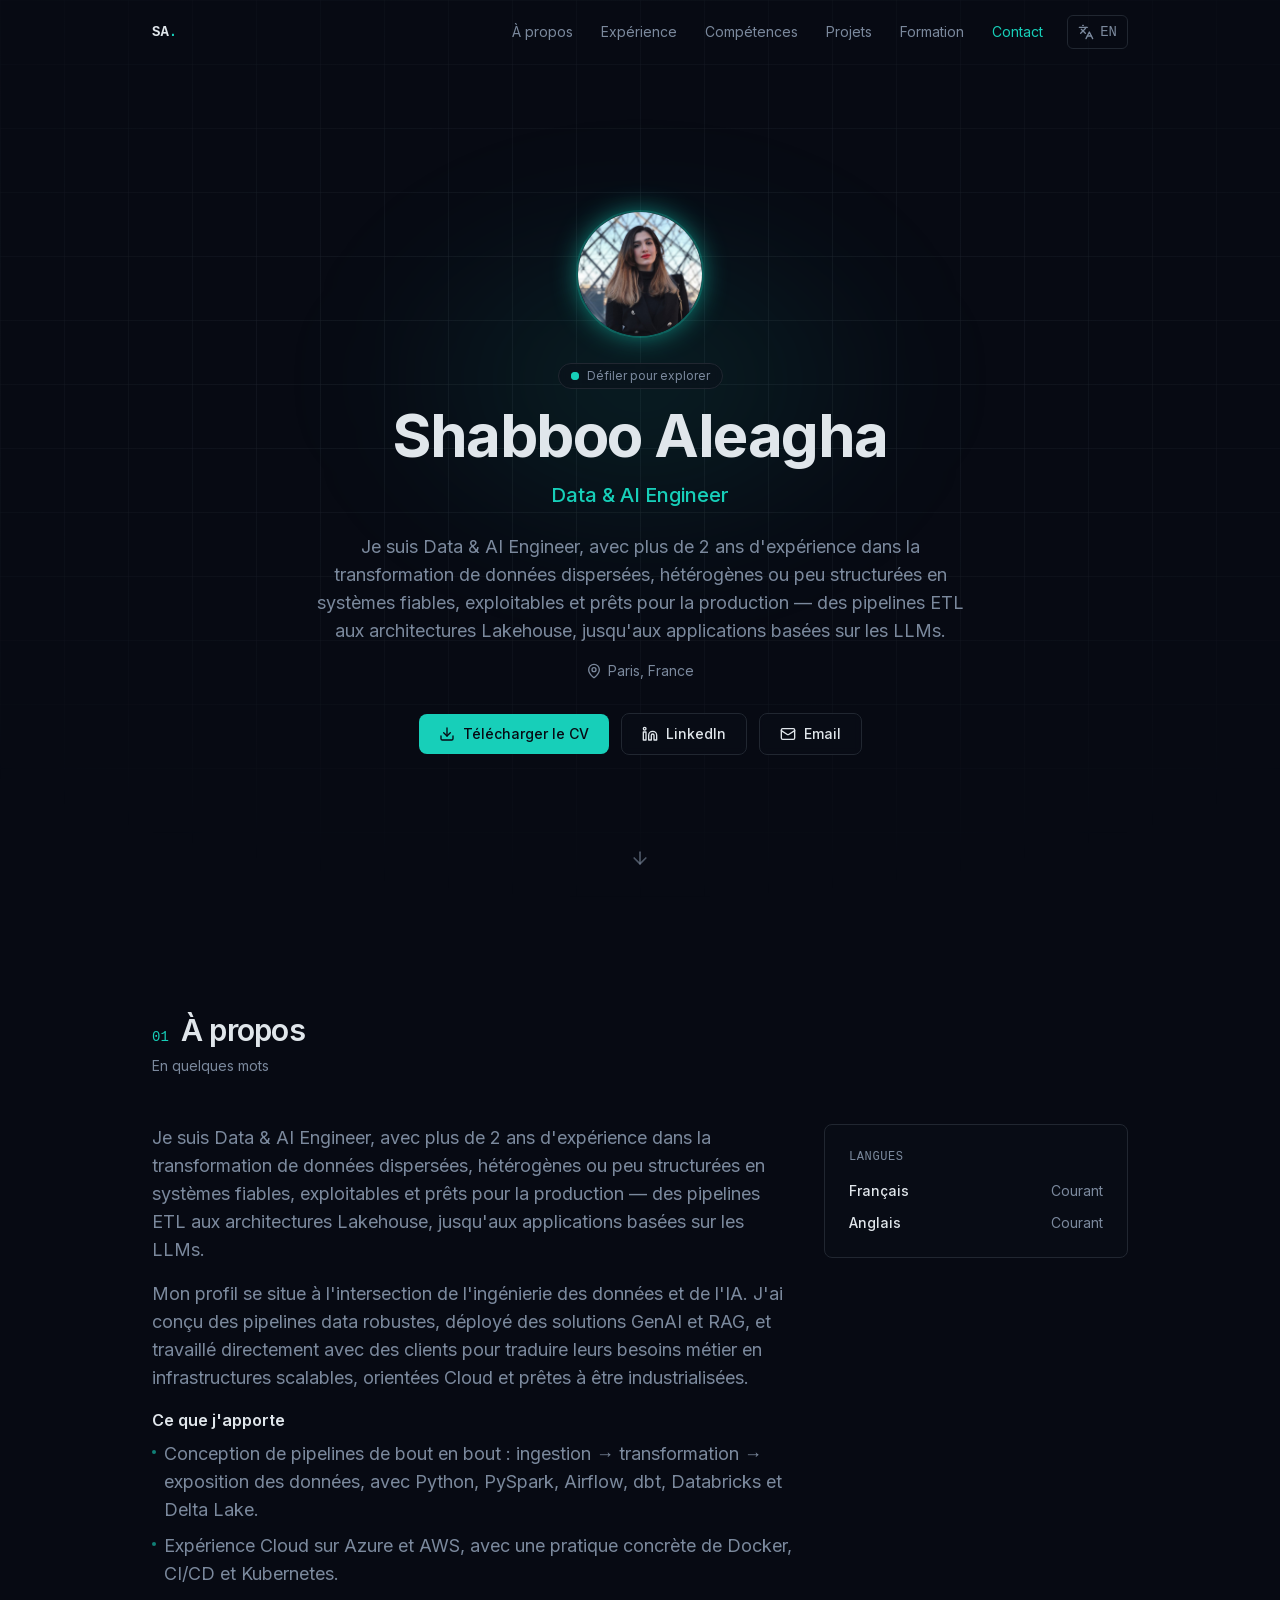
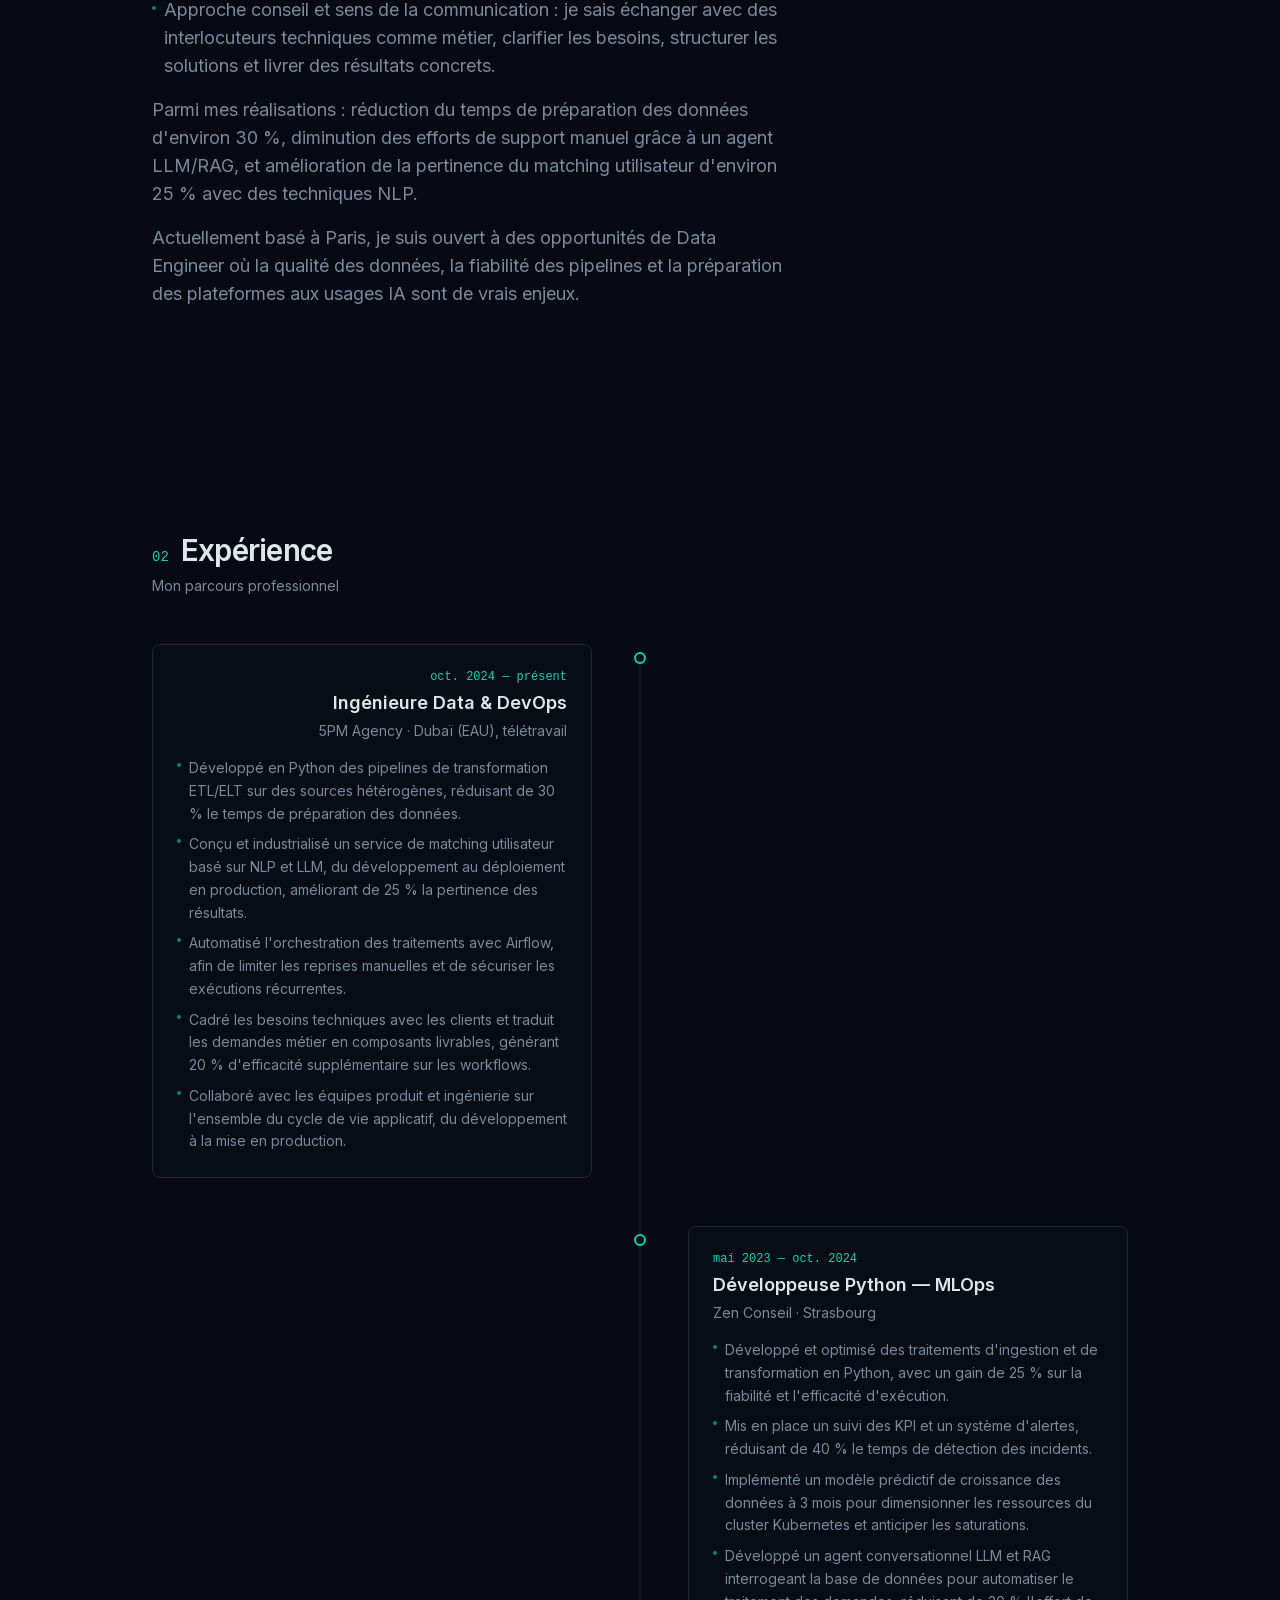
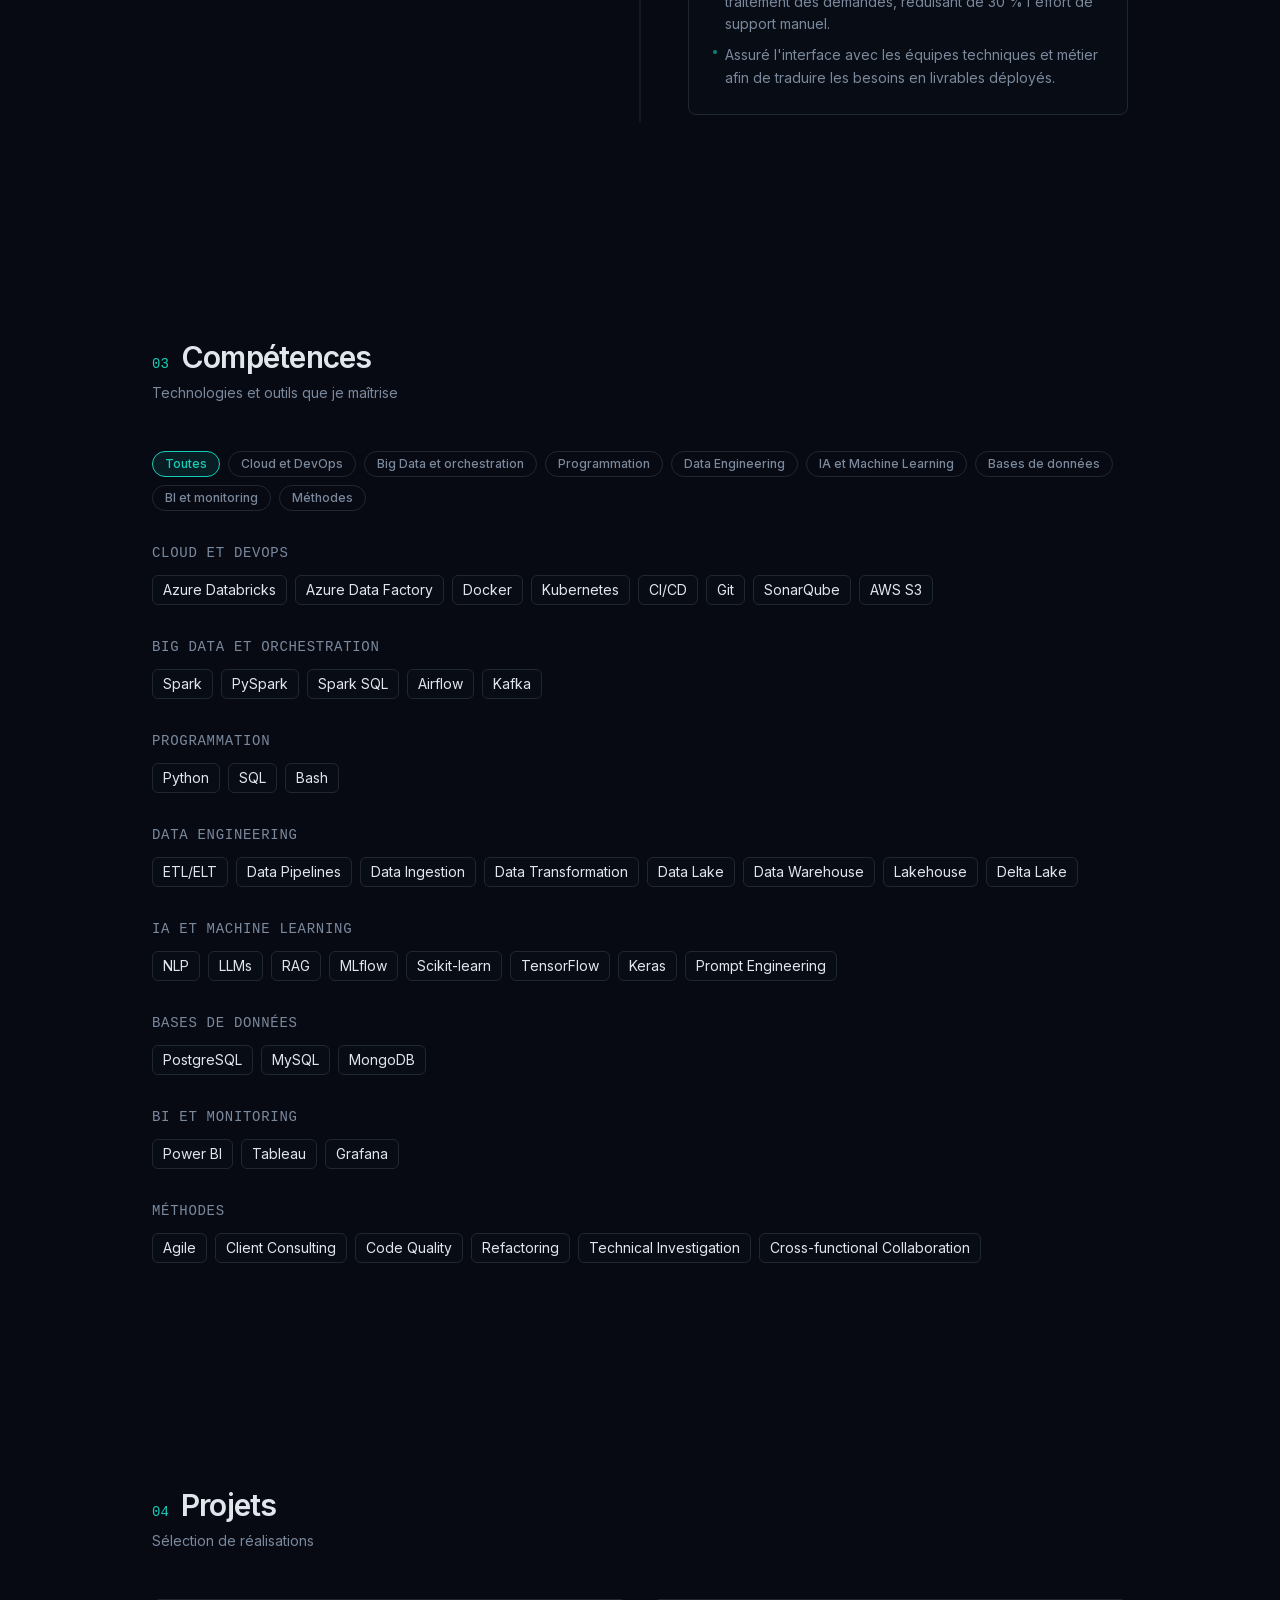
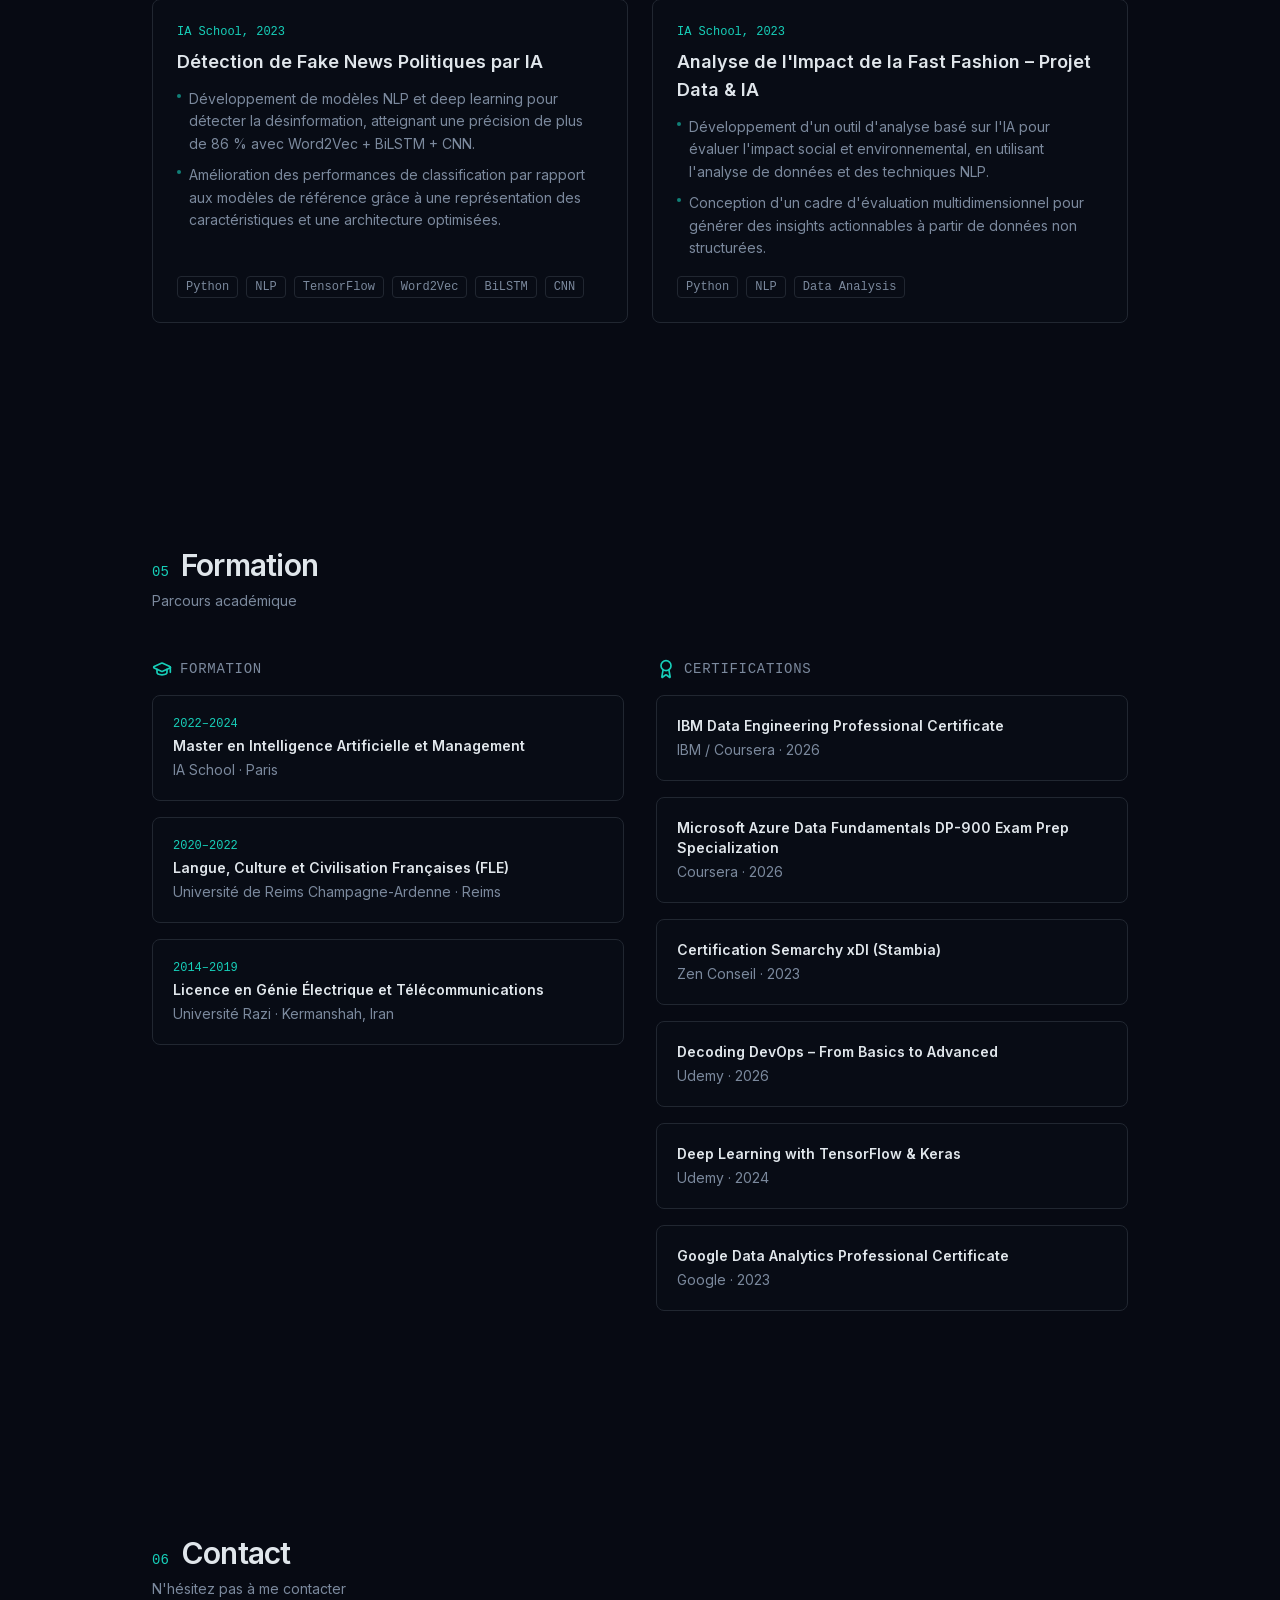
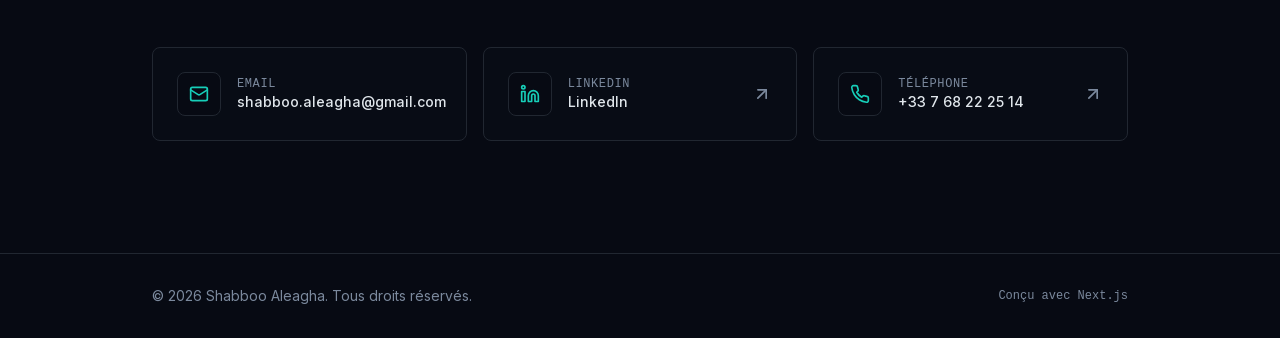
<file: index.html>
<!DOCTYPE html><html lang="fr"><head><meta charSet="utf-8"/><meta name="viewport" content="width=device-width, initial-scale=1"/><link rel="preload" href="/_next/static/media/e4af272ccee01ff0-s.p.woff2" as="font" crossorigin="" type="font/woff2"/><link rel="preload" as="image" href="/photo.jpg"/><link rel="stylesheet" href="/_next/static/css/83ad6e013fa57c46.css" data-precedence="next"/><link rel="preload" href="/_next/static/chunks/webpack-f656943068e0fbdc.js" as="script" fetchPriority="low"/><script src="/_next/static/chunks/fd9d1056-f8e8cb8aebb3dac9.js" async=""></script><script src="/_next/static/chunks/864-7160244a98db643a.js" async=""></script><script src="/_next/static/chunks/main-app-b77ae8c3a6058f3d.js" async=""></script><title>Shabboo Aleagha — Data &amp; AI Engineer</title><meta name="description" content="I&#x27;m a Data &amp; AI Engineer with 2+ years of experience turning messy, scattered data into clean, reliable systems that teams can act on, from ETL pipelines and Lakehouse architectures to LLM-powered applications."/><meta name="author" content="Shabboo Aleagha"/><meta name="keywords" content="Data Engineer,AI Engineer,Machine Learning,Python,SQL,PySpark,Databricks,Airflow,ETL,LLMs,RAG,Power BI,Shabboo Aleagha"/><meta name="creator" content="Shabboo Aleagha"/><meta name="robots" content="index, follow"/><meta property="og:title" content="Shabboo Aleagha — Data &amp; AI Engineer"/><meta property="og:description" content="I&#x27;m a Data &amp; AI Engineer with 2+ years of experience turning messy, scattered data into clean, reliable systems that teams can act on, from ETL pipelines and Lakehouse architectures to LLM-powered applications."/><meta property="og:url" content="https://shabboo-aleagha.dev/"/><meta property="og:site_name" content="Shabboo Aleagha — Portfolio"/><meta property="og:locale" content="fr_FR"/><meta property="og:image" content="https://shabboo-aleagha.dev/photo.jpg"/><meta property="og:image:width" content="1200"/><meta property="og:image:height" content="630"/><meta property="og:image:alt" content="Shabboo Aleagha"/><meta property="og:locale:alternate" content="en_US"/><meta property="og:type" content="website"/><meta name="twitter:card" content="summary_large_image"/><meta name="twitter:title" content="Shabboo Aleagha — Data &amp; AI Engineer"/><meta name="twitter:description" content="I&#x27;m a Data &amp; AI Engineer with 2+ years of experience turning messy, scattered data into clean, reliable systems that teams can act on, from ETL pipelines and Lakehouse architectures to LLM-powered applications."/><meta name="twitter:image" content="https://shabboo-aleagha.dev/photo.jpg"/><link rel="icon" href="/icon.png?cab98ed64b927742" type="image/png" sizes="512x512"/><meta name="next-size-adjust"/><script type="application/ld+json">{"@context":"https://schema.org","@type":"Person","name":"Shabboo Aleagha","jobTitle":"Data & AI Engineer","email":"mailto:shabboo.aleagha@gmail.com","address":{"@type":"PostalAddress","addressLocality":"Paris","addressCountry":"France"},"url":"/","sameAs":["https://linkedin.com/in/shabboo-aleagha/"],"knowsAbout":["Data Engineering","Machine Learning","Artificial Intelligence","Python","SQL","PySpark","Databricks","Airflow","ETL/ELT","LLMs","RAG","Power BI"]}</script><script src="/_next/static/chunks/polyfills-c67a75d1b6f99dc8.js" noModule=""></script></head><body class="__className_f367f3"><header class="fixed top-0 left-0 right-0 z-50 transition-all duration-300 border-b border-transparent bg-transparent"><nav class="mx-auto flex h-16 max-w-5xl items-center justify-between px-4 sm:px-6"><a href="#hero" class="font-mono text-sm font-semibold text-foreground">SA<span class="text-accent">.</span></a><div class="hidden items-center gap-1 md:flex"><a href="#about" class="rounded-md px-3 py-1.5 text-sm transition-colors text-muted-foreground hover:text-foreground">À propos</a><a href="#experience" class="rounded-md px-3 py-1.5 text-sm transition-colors text-muted-foreground hover:text-foreground">Expérience</a><a href="#skills" class="rounded-md px-3 py-1.5 text-sm transition-colors text-muted-foreground hover:text-foreground">Compétences</a><a href="#projects" class="rounded-md px-3 py-1.5 text-sm transition-colors text-muted-foreground hover:text-foreground">Projets</a><a href="#education" class="rounded-md px-3 py-1.5 text-sm transition-colors text-muted-foreground hover:text-foreground">Formation</a><a href="#contact" class="rounded-md px-3 py-1.5 text-sm transition-colors text-muted-foreground hover:text-foreground">Contact</a><button class="ml-2 flex items-center gap-1.5 rounded-md border border-border px-2.5 py-1.5 text-sm text-muted-foreground transition-colors hover:text-foreground" aria-label="Changer de langue"><svg xmlns="http://www.w3.org/2000/svg" width="24" height="24" viewBox="0 0 24 24" fill="none" stroke="currentColor" stroke-width="2" stroke-linecap="round" stroke-linejoin="round" class="lucide lucide-languages h-4 w-4"><path d="m5 8 6 6"></path><path d="m4 14 6-6 2-3"></path><path d="M2 5h12"></path><path d="M7 2h1"></path><path d="m22 22-5-10-5 10"></path><path d="M14 18h6"></path></svg><span class="font-mono uppercase">EN</span></button></div><div class="flex items-center gap-2 md:hidden"><button class="flex items-center gap-1.5 rounded-md border border-border px-2.5 py-1.5 text-sm text-muted-foreground transition-colors hover:text-foreground" aria-label="Changer de langue"><svg xmlns="http://www.w3.org/2000/svg" width="24" height="24" viewBox="0 0 24 24" fill="none" stroke="currentColor" stroke-width="2" stroke-linecap="round" stroke-linejoin="round" class="lucide lucide-languages h-4 w-4"><path d="m5 8 6 6"></path><path d="m4 14 6-6 2-3"></path><path d="M2 5h12"></path><path d="M7 2h1"></path><path d="m22 22-5-10-5 10"></path><path d="M14 18h6"></path></svg><span class="font-mono uppercase">EN</span></button><button class="rounded-md p-2 text-muted-foreground hover:text-foreground" aria-label="Toggle menu" aria-expanded="false"><svg xmlns="http://www.w3.org/2000/svg" width="24" height="24" viewBox="0 0 24 24" fill="none" stroke="currentColor" stroke-width="2" stroke-linecap="round" stroke-linejoin="round" class="lucide lucide-menu h-5 w-5"><line x1="4" x2="20" y1="12" y2="12"></line><line x1="4" x2="20" y1="6" y2="6"></line><line x1="4" x2="20" y1="18" y2="18"></line></svg></button></div></nav></header><main><section id="hero" class="relative flex min-h-screen items-center justify-center overflow-hidden pt-16"><div class="hero-bg" aria-hidden="true"><div class="hero-grid"></div><div class="hero-glow"></div></div><div class="relative z-10 mx-auto max-w-3xl px-4 text-center sm:px-6"><img src="/photo.jpg" alt="Shabboo Aleagha" class="mx-auto mb-6 h-28 w-28 rounded-full border-2 border-accent/40 object-cover shadow-[0_0_30px_-8px] shadow-accent sm:h-32 sm:w-32"/><div class="mb-4 inline-flex items-center gap-2 rounded-full border border-border bg-card/50 px-3 py-1 text-xs text-muted-foreground backdrop-blur-sm"><span class="relative flex h-2 w-2"><span class="absolute inline-flex h-full w-full animate-ping rounded-full bg-accent opacity-75"></span><span class="relative inline-flex h-2 w-2 rounded-full bg-accent"></span></span>Défiler pour explorer</div><h1 class="text-4xl font-bold tracking-tight text-foreground sm:text-5xl md:text-6xl">Shabboo Aleagha</h1><p class="mt-4 text-lg font-medium text-accent sm:text-xl">Data &amp; AI Engineer</p><p class="mx-auto mt-6 max-w-2xl text-base leading-relaxed text-muted-foreground sm:text-lg">Je suis Data &amp; AI Engineer, avec plus de 2 ans d&#x27;expérience dans la transformation de données dispersées, hétérogènes ou peu structurées en systèmes fiables, exploitables et prêts pour la production — des pipelines ETL aux architectures Lakehouse, jusqu&#x27;aux applications basées sur les LLMs.</p><div class="mt-4 flex items-center justify-center gap-1.5 text-sm text-muted-foreground"><svg xmlns="http://www.w3.org/2000/svg" width="24" height="24" viewBox="0 0 24 24" fill="none" stroke="currentColor" stroke-width="2" stroke-linecap="round" stroke-linejoin="round" class="lucide lucide-map-pin h-4 w-4"><path d="M20 10c0 4.993-5.539 10.193-7.399 11.799a1 1 0 0 1-1.202 0C9.539 20.193 4 14.993 4 10a8 8 0 0 1 16 0"></path><circle cx="12" cy="10" r="3"></circle></svg>Paris, France</div><div class="mt-8 flex flex-wrap items-center justify-center gap-3"><a href="/cv.pdf" download="" class="inline-flex items-center gap-2 rounded-lg bg-accent px-5 py-2.5 text-sm font-medium text-accent-foreground transition-all hover:opacity-90 hover:shadow-[0_0_20px_-5px] hover:shadow-accent"><svg xmlns="http://www.w3.org/2000/svg" width="24" height="24" viewBox="0 0 24 24" fill="none" stroke="currentColor" stroke-width="2" stroke-linecap="round" stroke-linejoin="round" class="lucide lucide-download h-4 w-4"><path d="M21 15v4a2 2 0 0 1-2 2H5a2 2 0 0 1-2-2v-4"></path><polyline points="7 10 12 15 17 10"></polyline><line x1="12" x2="12" y1="15" y2="3"></line></svg>Télécharger le CV</a><a href="https://linkedin.com/in/shabboo-aleagha/" target="_blank" rel="noopener noreferrer" class="inline-flex items-center gap-2 rounded-lg border border-border bg-card/50 px-5 py-2.5 text-sm font-medium text-foreground backdrop-blur-sm transition-colors hover:border-accent/50 hover:text-accent"><svg xmlns="http://www.w3.org/2000/svg" width="24" height="24" viewBox="0 0 24 24" fill="none" stroke="currentColor" stroke-width="2" stroke-linecap="round" stroke-linejoin="round" class="lucide lucide-linkedin h-4 w-4"><path d="M16 8a6 6 0 0 1 6 6v7h-4v-7a2 2 0 0 0-2-2 2 2 0 0 0-2 2v7h-4v-7a6 6 0 0 1 6-6z"></path><rect width="4" height="12" x="2" y="9"></rect><circle cx="4" cy="4" r="2"></circle></svg>LinkedIn</a><a href="mailto:shabboo.aleagha@gmail.com" class="inline-flex items-center gap-2 rounded-lg border border-border bg-card/50 px-5 py-2.5 text-sm font-medium text-foreground backdrop-blur-sm transition-colors hover:border-accent/50 hover:text-accent"><svg xmlns="http://www.w3.org/2000/svg" width="24" height="24" viewBox="0 0 24 24" fill="none" stroke="currentColor" stroke-width="2" stroke-linecap="round" stroke-linejoin="round" class="lucide lucide-mail h-4 w-4"><rect width="20" height="16" x="2" y="4" rx="2"></rect><path d="m22 7-8.97 5.7a1.94 1.94 0 0 1-2.06 0L2 7"></path></svg>Email</a></div></div><a href="#about" class="absolute bottom-8 left-1/2 z-10 -translate-x-1/2 text-muted-foreground/60 transition-colors hover:text-accent" aria-label="Défiler pour explorer"><svg xmlns="http://www.w3.org/2000/svg" width="24" height="24" viewBox="0 0 24 24" fill="none" stroke="currentColor" stroke-width="2" stroke-linecap="round" stroke-linejoin="round" class="lucide lucide-arrow-down h-5 w-5 animate-bounce"><path d="M12 5v14"></path><path d="m19 12-7 7-7-7"></path></svg></a></section><section id="about" class="scroll-mt-16 py-20 sm:py-28"><div class="mx-auto max-w-5xl px-4 sm:px-6"><div class="transition-all duration-700 ease-out opacity-0 translate-y-6" style="transition-delay:0ms"><div class="mb-12"><div class="flex items-baseline gap-3"><span class="font-mono text-sm text-accent tabular-nums">01</span><h2 class="text-2xl font-semibold tracking-tight text-foreground sm:text-3xl">À propos</h2></div><p class="mt-2 text-sm text-muted-foreground">En quelques mots</p></div></div><div class="grid gap-8 md:grid-cols-3"><div class="transition-all duration-700 ease-out opacity-0 translate-y-6 space-y-4 md:col-span-2" style="transition-delay:0ms"><p class="text-base leading-relaxed text-muted-foreground sm:text-lg">Je suis Data &amp; AI Engineer, avec plus de 2 ans d&#x27;expérience dans la transformation de données dispersées, hétérogènes ou peu structurées en systèmes fiables, exploitables et prêts pour la production — des pipelines ETL aux architectures Lakehouse, jusqu&#x27;aux applications basées sur les LLMs.</p><p class="text-base leading-relaxed text-muted-foreground sm:text-lg">Mon profil se situe à l&#x27;intersection de l&#x27;ingénierie des données et de l&#x27;IA. J&#x27;ai conçu des pipelines data robustes, déployé des solutions GenAI et RAG, et travaillé directement avec des clients pour traduire leurs besoins métier en infrastructures scalables, orientées Cloud et prêtes à être industrialisées.</p><div><h3 class="mb-2 font-semibold text-foreground">Ce que j&#x27;apporte</h3><ul class="space-y-2"><li class="flex gap-2 text-base leading-relaxed text-muted-foreground sm:text-lg"><span class="mt-2.5 h-1 w-1 flex-shrink-0 rounded-full bg-accent/60"></span><span>Conception de pipelines de bout en bout : ingestion → transformation → exposition des données, avec Python, PySpark, Airflow, dbt, Databricks et Delta Lake.</span></li><li class="flex gap-2 text-base leading-relaxed text-muted-foreground sm:text-lg"><span class="mt-2.5 h-1 w-1 flex-shrink-0 rounded-full bg-accent/60"></span><span>Expérience Cloud sur Azure et AWS, avec une pratique concrète de Docker, CI/CD et Kubernetes.</span></li><li class="flex gap-2 text-base leading-relaxed text-muted-foreground sm:text-lg"><span class="mt-2.5 h-1 w-1 flex-shrink-0 rounded-full bg-accent/60"></span><span>Approche conseil et sens de la communication : je sais échanger avec des interlocuteurs techniques comme métier, clarifier les besoins, structurer les solutions et livrer des résultats concrets.</span></li></ul></div><p class="text-base leading-relaxed text-muted-foreground sm:text-lg">Parmi mes réalisations : réduction du temps de préparation des données d&#x27;environ 30 %, diminution des efforts de support manuel grâce à un agent LLM/RAG, et amélioration de la pertinence du matching utilisateur d&#x27;environ 25 % avec des techniques NLP.</p><p class="text-base leading-relaxed text-muted-foreground sm:text-lg">Actuellement basé à Paris, je suis ouvert à des opportunités de Data Engineer où la qualité des données, la fiabilité des pipelines et la préparation des plateformes aux usages IA sont de vrais enjeux.</p></div><div class="transition-all duration-700 ease-out opacity-0 translate-y-6" style="transition-delay:100ms"><div class="rounded-lg border border-border bg-card/50 p-6"><h3 class="mb-4 font-mono text-xs uppercase tracking-wider text-muted-foreground">Langues</h3><ul class="space-y-3"><li class="flex items-center justify-between"><span class="text-sm font-medium text-foreground">Français</span><span class="text-sm text-muted-foreground">Courant</span></li><li class="flex items-center justify-between"><span class="text-sm font-medium text-foreground">Anglais</span><span class="text-sm text-muted-foreground">Courant</span></li></ul></div></div></div></div></section><section id="experience" class="scroll-mt-16 py-20 sm:py-28"><div class="mx-auto max-w-5xl px-4 sm:px-6"><div class="transition-all duration-700 ease-out opacity-0 translate-y-6" style="transition-delay:0ms"><div class="mb-12"><div class="flex items-baseline gap-3"><span class="font-mono text-sm text-accent tabular-nums">02</span><h2 class="text-2xl font-semibold tracking-tight text-foreground sm:text-3xl">Expérience</h2></div><p class="mt-2 text-sm text-muted-foreground">Mon parcours professionnel</p></div></div><div class="relative"><div class="absolute left-0 top-2 h-full w-px bg-border md:left-1/2 md:-translate-x-1/2"></div><div class="space-y-12"><div class="transition-all duration-700 ease-out opacity-0 translate-y-6" style="transition-delay:0ms"><div class="relative pl-8 md:pl-0 md:grid md:grid-cols-2 md:gap-8 md:[&amp;&gt;*:first-child]:order-1"><div class="absolute left-0 top-2 -translate-x-1/2 md:left-1/2"><div class="h-3 w-3 rounded-full border-2 border-accent bg-background"></div></div><div class="md:col-span-1 md:pr-8 md:text-right"><div class="rounded-lg border border-border bg-card/50 p-6 transition-colors hover:border-accent/30"><div class="mb-1 text-xs font-mono text-accent">oct. 2024<!-- --> —<!-- --> <!-- -->présent</div><h3 class="text-lg font-semibold text-foreground">Ingénieure Data &amp; DevOps</h3><div class="mt-1 text-sm text-muted-foreground">5PM Agency<!-- --> · <!-- -->Dubaï (EAU), télétravail</div><ul class="mt-4 space-y-2 md:text-left"><li class="flex gap-2 text-sm leading-relaxed text-muted-foreground"><span class="mt-1.5 h-1 w-1 flex-shrink-0 rounded-full bg-accent/60"></span><span>Développé en Python des pipelines de transformation ETL/ELT sur des sources hétérogènes, réduisant de 30 % le temps de préparation des données.</span></li><li class="flex gap-2 text-sm leading-relaxed text-muted-foreground"><span class="mt-1.5 h-1 w-1 flex-shrink-0 rounded-full bg-accent/60"></span><span>Conçu et industrialisé un service de matching utilisateur basé sur NLP et LLM, du développement au déploiement en production, améliorant de 25 % la pertinence des résultats.</span></li><li class="flex gap-2 text-sm leading-relaxed text-muted-foreground"><span class="mt-1.5 h-1 w-1 flex-shrink-0 rounded-full bg-accent/60"></span><span>Automatisé l&#x27;orchestration des traitements avec Airflow, afin de limiter les reprises manuelles et de sécuriser les exécutions récurrentes.</span></li><li class="flex gap-2 text-sm leading-relaxed text-muted-foreground"><span class="mt-1.5 h-1 w-1 flex-shrink-0 rounded-full bg-accent/60"></span><span>Cadré les besoins techniques avec les clients et traduit les demandes métier en composants livrables, générant 20 % d&#x27;efficacité supplémentaire sur les workflows.</span></li><li class="flex gap-2 text-sm leading-relaxed text-muted-foreground"><span class="mt-1.5 h-1 w-1 flex-shrink-0 rounded-full bg-accent/60"></span><span>Collaboré avec les équipes produit et ingénierie sur l&#x27;ensemble du cycle de vie applicatif, du développement à la mise en production.</span></li></ul></div></div></div></div><div class="transition-all duration-700 ease-out opacity-0 translate-y-6" style="transition-delay:100ms"><div class="relative pl-8 md:pl-0 md:grid md:grid-cols-2 md:gap-8"><div class="absolute left-0 top-2 -translate-x-1/2 md:left-1/2"><div class="h-3 w-3 rounded-full border-2 border-accent bg-background"></div></div><div class="md:col-span-1 md:col-start-2 md:pl-8"><div class="rounded-lg border border-border bg-card/50 p-6 transition-colors hover:border-accent/30"><div class="mb-1 text-xs font-mono text-accent">mai 2023<!-- --> —<!-- --> <!-- -->oct. 2024</div><h3 class="text-lg font-semibold text-foreground">Développeuse Python — MLOps</h3><div class="mt-1 text-sm text-muted-foreground">Zen Conseil<!-- --> · <!-- -->Strasbourg</div><ul class="mt-4 space-y-2"><li class="flex gap-2 text-sm leading-relaxed text-muted-foreground"><span class="mt-1.5 h-1 w-1 flex-shrink-0 rounded-full bg-accent/60"></span><span>Développé et optimisé des traitements d&#x27;ingestion et de transformation en Python, avec un gain de 25 % sur la fiabilité et l&#x27;efficacité d&#x27;exécution.</span></li><li class="flex gap-2 text-sm leading-relaxed text-muted-foreground"><span class="mt-1.5 h-1 w-1 flex-shrink-0 rounded-full bg-accent/60"></span><span>Mis en place un suivi des KPI et un système d&#x27;alertes, réduisant de 40 % le temps de détection des incidents.</span></li><li class="flex gap-2 text-sm leading-relaxed text-muted-foreground"><span class="mt-1.5 h-1 w-1 flex-shrink-0 rounded-full bg-accent/60"></span><span>Implémenté un modèle prédictif de croissance des données à 3 mois pour dimensionner les ressources du cluster Kubernetes et anticiper les saturations.</span></li><li class="flex gap-2 text-sm leading-relaxed text-muted-foreground"><span class="mt-1.5 h-1 w-1 flex-shrink-0 rounded-full bg-accent/60"></span><span>Développé un agent conversationnel LLM et RAG interrogeant la base de données pour automatiser le traitement des demandes, réduisant de 30 % l&#x27;effort de support manuel.</span></li><li class="flex gap-2 text-sm leading-relaxed text-muted-foreground"><span class="mt-1.5 h-1 w-1 flex-shrink-0 rounded-full bg-accent/60"></span><span>Assuré l&#x27;interface avec les équipes techniques et métier afin de traduire les besoins en livrables déployés.</span></li></ul></div></div></div></div></div></div></div></section><section id="skills" class="scroll-mt-16 py-20 sm:py-28"><div class="mx-auto max-w-5xl px-4 sm:px-6"><div class="transition-all duration-700 ease-out opacity-0 translate-y-6" style="transition-delay:0ms"><div class="mb-12"><div class="flex items-baseline gap-3"><span class="font-mono text-sm text-accent tabular-nums">03</span><h2 class="text-2xl font-semibold tracking-tight text-foreground sm:text-3xl">Compétences</h2></div><p class="mt-2 text-sm text-muted-foreground">Technologies et outils que je maîtrise</p></div></div><div class="transition-all duration-700 ease-out opacity-0 translate-y-6" style="transition-delay:0ms"><div class="mb-8 flex flex-wrap gap-2"><button class="rounded-full border px-3 py-1 text-xs font-medium transition-colors border-accent bg-accent/10 text-accent">Toutes</button><button class="rounded-full border px-3 py-1 text-xs font-medium transition-colors border-border text-muted-foreground hover:border-accent/40 hover:text-foreground">Cloud et DevOps</button><button class="rounded-full border px-3 py-1 text-xs font-medium transition-colors border-border text-muted-foreground hover:border-accent/40 hover:text-foreground">Big Data et orchestration</button><button class="rounded-full border px-3 py-1 text-xs font-medium transition-colors border-border text-muted-foreground hover:border-accent/40 hover:text-foreground">Programmation</button><button class="rounded-full border px-3 py-1 text-xs font-medium transition-colors border-border text-muted-foreground hover:border-accent/40 hover:text-foreground">Data Engineering</button><button class="rounded-full border px-3 py-1 text-xs font-medium transition-colors border-border text-muted-foreground hover:border-accent/40 hover:text-foreground">IA et Machine Learning</button><button class="rounded-full border px-3 py-1 text-xs font-medium transition-colors border-border text-muted-foreground hover:border-accent/40 hover:text-foreground">Bases de données</button><button class="rounded-full border px-3 py-1 text-xs font-medium transition-colors border-border text-muted-foreground hover:border-accent/40 hover:text-foreground">BI et monitoring</button><button class="rounded-full border px-3 py-1 text-xs font-medium transition-colors border-border text-muted-foreground hover:border-accent/40 hover:text-foreground">Méthodes</button></div></div><div class="space-y-8"><div class="transition-all duration-700 ease-out opacity-0 translate-y-6" style="transition-delay:0ms"><div><h3 class="mb-3 font-mono text-sm uppercase tracking-wider text-muted-foreground">Cloud et DevOps</h3><div class="flex flex-wrap gap-2"><span class="rounded-md border border-border bg-card/50 px-2.5 py-1 text-sm text-foreground transition-colors hover:border-accent/40 hover:text-accent">Azure Databricks</span><span class="rounded-md border border-border bg-card/50 px-2.5 py-1 text-sm text-foreground transition-colors hover:border-accent/40 hover:text-accent">Azure Data Factory</span><span class="rounded-md border border-border bg-card/50 px-2.5 py-1 text-sm text-foreground transition-colors hover:border-accent/40 hover:text-accent">Docker</span><span class="rounded-md border border-border bg-card/50 px-2.5 py-1 text-sm text-foreground transition-colors hover:border-accent/40 hover:text-accent">Kubernetes</span><span class="rounded-md border border-border bg-card/50 px-2.5 py-1 text-sm text-foreground transition-colors hover:border-accent/40 hover:text-accent">CI/CD</span><span class="rounded-md border border-border bg-card/50 px-2.5 py-1 text-sm text-foreground transition-colors hover:border-accent/40 hover:text-accent">Git</span><span class="rounded-md border border-border bg-card/50 px-2.5 py-1 text-sm text-foreground transition-colors hover:border-accent/40 hover:text-accent">SonarQube</span><span class="rounded-md border border-border bg-card/50 px-2.5 py-1 text-sm text-foreground transition-colors hover:border-accent/40 hover:text-accent">AWS S3</span></div></div></div><div class="transition-all duration-700 ease-out opacity-0 translate-y-6" style="transition-delay:50ms"><div><h3 class="mb-3 font-mono text-sm uppercase tracking-wider text-muted-foreground">Big Data et orchestration</h3><div class="flex flex-wrap gap-2"><span class="rounded-md border border-border bg-card/50 px-2.5 py-1 text-sm text-foreground transition-colors hover:border-accent/40 hover:text-accent">Spark</span><span class="rounded-md border border-border bg-card/50 px-2.5 py-1 text-sm text-foreground transition-colors hover:border-accent/40 hover:text-accent">PySpark</span><span class="rounded-md border border-border bg-card/50 px-2.5 py-1 text-sm text-foreground transition-colors hover:border-accent/40 hover:text-accent">Spark SQL</span><span class="rounded-md border border-border bg-card/50 px-2.5 py-1 text-sm text-foreground transition-colors hover:border-accent/40 hover:text-accent">Airflow</span><span class="rounded-md border border-border bg-card/50 px-2.5 py-1 text-sm text-foreground transition-colors hover:border-accent/40 hover:text-accent">Kafka</span></div></div></div><div class="transition-all duration-700 ease-out opacity-0 translate-y-6" style="transition-delay:100ms"><div><h3 class="mb-3 font-mono text-sm uppercase tracking-wider text-muted-foreground">Programmation</h3><div class="flex flex-wrap gap-2"><span class="rounded-md border border-border bg-card/50 px-2.5 py-1 text-sm text-foreground transition-colors hover:border-accent/40 hover:text-accent">Python</span><span class="rounded-md border border-border bg-card/50 px-2.5 py-1 text-sm text-foreground transition-colors hover:border-accent/40 hover:text-accent">SQL</span><span class="rounded-md border border-border bg-card/50 px-2.5 py-1 text-sm text-foreground transition-colors hover:border-accent/40 hover:text-accent">Bash</span></div></div></div><div class="transition-all duration-700 ease-out opacity-0 translate-y-6" style="transition-delay:150ms"><div><h3 class="mb-3 font-mono text-sm uppercase tracking-wider text-muted-foreground">Data Engineering</h3><div class="flex flex-wrap gap-2"><span class="rounded-md border border-border bg-card/50 px-2.5 py-1 text-sm text-foreground transition-colors hover:border-accent/40 hover:text-accent">ETL/ELT</span><span class="rounded-md border border-border bg-card/50 px-2.5 py-1 text-sm text-foreground transition-colors hover:border-accent/40 hover:text-accent">Data Pipelines</span><span class="rounded-md border border-border bg-card/50 px-2.5 py-1 text-sm text-foreground transition-colors hover:border-accent/40 hover:text-accent">Data Ingestion</span><span class="rounded-md border border-border bg-card/50 px-2.5 py-1 text-sm text-foreground transition-colors hover:border-accent/40 hover:text-accent">Data Transformation</span><span class="rounded-md border border-border bg-card/50 px-2.5 py-1 text-sm text-foreground transition-colors hover:border-accent/40 hover:text-accent">Data Lake</span><span class="rounded-md border border-border bg-card/50 px-2.5 py-1 text-sm text-foreground transition-colors hover:border-accent/40 hover:text-accent">Data Warehouse</span><span class="rounded-md border border-border bg-card/50 px-2.5 py-1 text-sm text-foreground transition-colors hover:border-accent/40 hover:text-accent">Lakehouse</span><span class="rounded-md border border-border bg-card/50 px-2.5 py-1 text-sm text-foreground transition-colors hover:border-accent/40 hover:text-accent">Delta Lake</span></div></div></div><div class="transition-all duration-700 ease-out opacity-0 translate-y-6" style="transition-delay:200ms"><div><h3 class="mb-3 font-mono text-sm uppercase tracking-wider text-muted-foreground">IA et Machine Learning</h3><div class="flex flex-wrap gap-2"><span class="rounded-md border border-border bg-card/50 px-2.5 py-1 text-sm text-foreground transition-colors hover:border-accent/40 hover:text-accent">NLP</span><span class="rounded-md border border-border bg-card/50 px-2.5 py-1 text-sm text-foreground transition-colors hover:border-accent/40 hover:text-accent">LLMs</span><span class="rounded-md border border-border bg-card/50 px-2.5 py-1 text-sm text-foreground transition-colors hover:border-accent/40 hover:text-accent">RAG</span><span class="rounded-md border border-border bg-card/50 px-2.5 py-1 text-sm text-foreground transition-colors hover:border-accent/40 hover:text-accent">MLflow</span><span class="rounded-md border border-border bg-card/50 px-2.5 py-1 text-sm text-foreground transition-colors hover:border-accent/40 hover:text-accent">Scikit-learn</span><span class="rounded-md border border-border bg-card/50 px-2.5 py-1 text-sm text-foreground transition-colors hover:border-accent/40 hover:text-accent">TensorFlow</span><span class="rounded-md border border-border bg-card/50 px-2.5 py-1 text-sm text-foreground transition-colors hover:border-accent/40 hover:text-accent">Keras</span><span class="rounded-md border border-border bg-card/50 px-2.5 py-1 text-sm text-foreground transition-colors hover:border-accent/40 hover:text-accent">Prompt Engineering</span></div></div></div><div class="transition-all duration-700 ease-out opacity-0 translate-y-6" style="transition-delay:250ms"><div><h3 class="mb-3 font-mono text-sm uppercase tracking-wider text-muted-foreground">Bases de données</h3><div class="flex flex-wrap gap-2"><span class="rounded-md border border-border bg-card/50 px-2.5 py-1 text-sm text-foreground transition-colors hover:border-accent/40 hover:text-accent">PostgreSQL</span><span class="rounded-md border border-border bg-card/50 px-2.5 py-1 text-sm text-foreground transition-colors hover:border-accent/40 hover:text-accent">MySQL</span><span class="rounded-md border border-border bg-card/50 px-2.5 py-1 text-sm text-foreground transition-colors hover:border-accent/40 hover:text-accent">MongoDB</span></div></div></div><div class="transition-all duration-700 ease-out opacity-0 translate-y-6" style="transition-delay:300ms"><div><h3 class="mb-3 font-mono text-sm uppercase tracking-wider text-muted-foreground">BI et monitoring</h3><div class="flex flex-wrap gap-2"><span class="rounded-md border border-border bg-card/50 px-2.5 py-1 text-sm text-foreground transition-colors hover:border-accent/40 hover:text-accent">Power BI</span><span class="rounded-md border border-border bg-card/50 px-2.5 py-1 text-sm text-foreground transition-colors hover:border-accent/40 hover:text-accent">Tableau</span><span class="rounded-md border border-border bg-card/50 px-2.5 py-1 text-sm text-foreground transition-colors hover:border-accent/40 hover:text-accent">Grafana</span></div></div></div><div class="transition-all duration-700 ease-out opacity-0 translate-y-6" style="transition-delay:350ms"><div><h3 class="mb-3 font-mono text-sm uppercase tracking-wider text-muted-foreground">Méthodes</h3><div class="flex flex-wrap gap-2"><span class="rounded-md border border-border bg-card/50 px-2.5 py-1 text-sm text-foreground transition-colors hover:border-accent/40 hover:text-accent">Agile</span><span class="rounded-md border border-border bg-card/50 px-2.5 py-1 text-sm text-foreground transition-colors hover:border-accent/40 hover:text-accent">Client Consulting</span><span class="rounded-md border border-border bg-card/50 px-2.5 py-1 text-sm text-foreground transition-colors hover:border-accent/40 hover:text-accent">Code Quality</span><span class="rounded-md border border-border bg-card/50 px-2.5 py-1 text-sm text-foreground transition-colors hover:border-accent/40 hover:text-accent">Refactoring</span><span class="rounded-md border border-border bg-card/50 px-2.5 py-1 text-sm text-foreground transition-colors hover:border-accent/40 hover:text-accent">Technical Investigation</span><span class="rounded-md border border-border bg-card/50 px-2.5 py-1 text-sm text-foreground transition-colors hover:border-accent/40 hover:text-accent">Cross-functional Collaboration</span></div></div></div></div></div></section><section id="projects" class="scroll-mt-16 py-20 sm:py-28"><div class="mx-auto max-w-5xl px-4 sm:px-6"><div class="transition-all duration-700 ease-out opacity-0 translate-y-6" style="transition-delay:0ms"><div class="mb-12"><div class="flex items-baseline gap-3"><span class="font-mono text-sm text-accent tabular-nums">04</span><h2 class="text-2xl font-semibold tracking-tight text-foreground sm:text-3xl">Projets</h2></div><p class="mt-2 text-sm text-muted-foreground">Sélection de réalisations</p></div></div><div class="grid gap-6 sm:grid-cols-2"><div class="transition-all duration-700 ease-out opacity-0 translate-y-6" style="transition-delay:0ms"><article class="group flex h-full flex-col rounded-lg border border-border bg-card/50 p-6 transition-colors hover:border-accent/30"><div class="mb-2 text-xs font-mono text-accent">IA School, 2023</div><h3 class="text-lg font-semibold text-foreground transition-colors group-hover:text-accent">Détection de Fake News Politiques par IA</h3><ul class="mt-3 flex-1 space-y-2"><li class="flex gap-2 text-sm leading-relaxed text-muted-foreground"><span class="mt-1.5 h-1 w-1 flex-shrink-0 rounded-full bg-accent/60"></span><span>Développement de modèles NLP et deep learning pour détecter la désinformation, atteignant une précision de plus de 86 % avec Word2Vec + BiLSTM + CNN.</span></li><li class="flex gap-2 text-sm leading-relaxed text-muted-foreground"><span class="mt-1.5 h-1 w-1 flex-shrink-0 rounded-full bg-accent/60"></span><span>Amélioration des performances de classification par rapport aux modèles de référence grâce à une représentation des caractéristiques et une architecture optimisées.</span></li></ul><div class="mt-4 flex flex-wrap gap-2"><span class="rounded border border-border px-2 py-0.5 font-mono text-xs text-muted-foreground">Python</span><span class="rounded border border-border px-2 py-0.5 font-mono text-xs text-muted-foreground">NLP</span><span class="rounded border border-border px-2 py-0.5 font-mono text-xs text-muted-foreground">TensorFlow</span><span class="rounded border border-border px-2 py-0.5 font-mono text-xs text-muted-foreground">Word2Vec</span><span class="rounded border border-border px-2 py-0.5 font-mono text-xs text-muted-foreground">BiLSTM</span><span class="rounded border border-border px-2 py-0.5 font-mono text-xs text-muted-foreground">CNN</span></div></article></div><div class="transition-all duration-700 ease-out opacity-0 translate-y-6" style="transition-delay:100ms"><article class="group flex h-full flex-col rounded-lg border border-border bg-card/50 p-6 transition-colors hover:border-accent/30"><div class="mb-2 text-xs font-mono text-accent">IA School, 2023</div><h3 class="text-lg font-semibold text-foreground transition-colors group-hover:text-accent">Analyse de l&#x27;Impact de la Fast Fashion – Projet Data &amp; IA</h3><ul class="mt-3 flex-1 space-y-2"><li class="flex gap-2 text-sm leading-relaxed text-muted-foreground"><span class="mt-1.5 h-1 w-1 flex-shrink-0 rounded-full bg-accent/60"></span><span>Développement d&#x27;un outil d&#x27;analyse basé sur l&#x27;IA pour évaluer l&#x27;impact social et environnemental, en utilisant l&#x27;analyse de données et des techniques NLP.</span></li><li class="flex gap-2 text-sm leading-relaxed text-muted-foreground"><span class="mt-1.5 h-1 w-1 flex-shrink-0 rounded-full bg-accent/60"></span><span>Conception d&#x27;un cadre d&#x27;évaluation multidimensionnel pour générer des insights actionnables à partir de données non structurées.</span></li></ul><div class="mt-4 flex flex-wrap gap-2"><span class="rounded border border-border px-2 py-0.5 font-mono text-xs text-muted-foreground">Python</span><span class="rounded border border-border px-2 py-0.5 font-mono text-xs text-muted-foreground">NLP</span><span class="rounded border border-border px-2 py-0.5 font-mono text-xs text-muted-foreground">Data Analysis</span></div></article></div></div></div></section><section id="education" class="scroll-mt-16 py-20 sm:py-28"><div class="mx-auto max-w-5xl px-4 sm:px-6"><div class="transition-all duration-700 ease-out opacity-0 translate-y-6" style="transition-delay:0ms"><div class="mb-12"><div class="flex items-baseline gap-3"><span class="font-mono text-sm text-accent tabular-nums">05</span><h2 class="text-2xl font-semibold tracking-tight text-foreground sm:text-3xl">Formation</h2></div><p class="mt-2 text-sm text-muted-foreground">Parcours académique</p></div></div><div class="grid gap-8 md:grid-cols-2"><div><div class="mb-4 flex items-center gap-2"><svg xmlns="http://www.w3.org/2000/svg" width="24" height="24" viewBox="0 0 24 24" fill="none" stroke="currentColor" stroke-width="2" stroke-linecap="round" stroke-linejoin="round" class="lucide lucide-graduation-cap h-5 w-5 text-accent"><path d="M21.42 10.922a1 1 0 0 0-.019-1.838L12.83 5.18a2 2 0 0 0-1.66 0L2.6 9.08a1 1 0 0 0 0 1.832l8.57 3.908a2 2 0 0 0 1.66 0z"></path><path d="M22 10v6"></path><path d="M6 12.5V16a6 3 0 0 0 12 0v-3.5"></path></svg><h3 class="font-mono text-sm uppercase tracking-wider text-muted-foreground">Formation</h3></div><div class="space-y-4"><div class="transition-all duration-700 ease-out opacity-0 translate-y-6" style="transition-delay:0ms"><div class="rounded-lg border border-border bg-card/50 p-5 transition-colors hover:border-accent/30"><div class="text-xs font-mono text-accent">2022–2024</div><h4 class="mt-1 text-sm font-semibold text-foreground">Master en Intelligence Artificielle et Management</h4><p class="mt-1 text-sm text-muted-foreground">IA School<!-- --> · <!-- -->Paris</p></div></div><div class="transition-all duration-700 ease-out opacity-0 translate-y-6" style="transition-delay:50ms"><div class="rounded-lg border border-border bg-card/50 p-5 transition-colors hover:border-accent/30"><div class="text-xs font-mono text-accent">2020–2022</div><h4 class="mt-1 text-sm font-semibold text-foreground">Langue, Culture et Civilisation Françaises (FLE)</h4><p class="mt-1 text-sm text-muted-foreground">Université de Reims Champagne-Ardenne<!-- --> · <!-- -->Reims</p></div></div><div class="transition-all duration-700 ease-out opacity-0 translate-y-6" style="transition-delay:100ms"><div class="rounded-lg border border-border bg-card/50 p-5 transition-colors hover:border-accent/30"><div class="text-xs font-mono text-accent">2014–2019</div><h4 class="mt-1 text-sm font-semibold text-foreground">Licence en Génie Électrique et Télécommunications</h4><p class="mt-1 text-sm text-muted-foreground">Université Razi<!-- --> · <!-- -->Kermanshah, Iran</p></div></div></div></div><div><div class="mb-4 flex items-center gap-2"><svg xmlns="http://www.w3.org/2000/svg" width="24" height="24" viewBox="0 0 24 24" fill="none" stroke="currentColor" stroke-width="2" stroke-linecap="round" stroke-linejoin="round" class="lucide lucide-award h-5 w-5 text-accent"><path d="m15.477 12.89 1.515 8.526a.5.5 0 0 1-.81.47l-3.58-2.687a1 1 0 0 0-1.197 0l-3.586 2.686a.5.5 0 0 1-.81-.469l1.514-8.526"></path><circle cx="12" cy="8" r="6"></circle></svg><h3 class="font-mono text-sm uppercase tracking-wider text-muted-foreground">Certifications</h3></div><div class="space-y-4"><div class="transition-all duration-700 ease-out opacity-0 translate-y-6" style="transition-delay:0ms"><div class="rounded-lg border border-border bg-card/50 p-5 transition-colors hover:border-accent/30"><h4 class="text-sm font-semibold text-foreground">IBM Data Engineering Professional Certificate</h4><p class="mt-1 text-sm text-muted-foreground">IBM / Coursera<span class="ml-1">· <!-- -->2026</span></p></div></div><div class="transition-all duration-700 ease-out opacity-0 translate-y-6" style="transition-delay:50ms"><div class="rounded-lg border border-border bg-card/50 p-5 transition-colors hover:border-accent/30"><h4 class="text-sm font-semibold text-foreground">Microsoft Azure Data Fundamentals DP-900 Exam Prep Specialization</h4><p class="mt-1 text-sm text-muted-foreground">Coursera<span class="ml-1">· <!-- -->2026</span></p></div></div><div class="transition-all duration-700 ease-out opacity-0 translate-y-6" style="transition-delay:100ms"><div class="rounded-lg border border-border bg-card/50 p-5 transition-colors hover:border-accent/30"><h4 class="text-sm font-semibold text-foreground">Certification Semarchy xDI (Stambia)</h4><p class="mt-1 text-sm text-muted-foreground">Zen Conseil<span class="ml-1">· <!-- -->2023</span></p></div></div><div class="transition-all duration-700 ease-out opacity-0 translate-y-6" style="transition-delay:150ms"><div class="rounded-lg border border-border bg-card/50 p-5 transition-colors hover:border-accent/30"><h4 class="text-sm font-semibold text-foreground">Decoding DevOps – From Basics to Advanced</h4><p class="mt-1 text-sm text-muted-foreground">Udemy<span class="ml-1">· <!-- -->2026</span></p></div></div><div class="transition-all duration-700 ease-out opacity-0 translate-y-6" style="transition-delay:200ms"><div class="rounded-lg border border-border bg-card/50 p-5 transition-colors hover:border-accent/30"><h4 class="text-sm font-semibold text-foreground">Deep Learning with TensorFlow &amp; Keras</h4><p class="mt-1 text-sm text-muted-foreground">Udemy<span class="ml-1">· <!-- -->2024</span></p></div></div><div class="transition-all duration-700 ease-out opacity-0 translate-y-6" style="transition-delay:250ms"><div class="rounded-lg border border-border bg-card/50 p-5 transition-colors hover:border-accent/30"><h4 class="text-sm font-semibold text-foreground">Google Data Analytics Professional Certificate</h4><p class="mt-1 text-sm text-muted-foreground">Google<span class="ml-1">· <!-- -->2023</span></p></div></div></div></div></div></div></section><section id="contact" class="scroll-mt-16 py-20 sm:py-28"><div class="mx-auto max-w-5xl px-4 sm:px-6"><div class="transition-all duration-700 ease-out opacity-0 translate-y-6" style="transition-delay:0ms"><div class="mb-12"><div class="flex items-baseline gap-3"><span class="font-mono text-sm text-accent tabular-nums">06</span><h2 class="text-2xl font-semibold tracking-tight text-foreground sm:text-3xl">Contact</h2></div><p class="mt-2 text-sm text-muted-foreground">N&#x27;hésitez pas à me contacter</p></div></div><div class="transition-all duration-700 ease-out opacity-0 translate-y-6" style="transition-delay:0ms"><div class="grid gap-4 sm:grid-cols-2 lg:grid-cols-3"><a href="mailto:shabboo.aleagha@gmail.com" class="group flex items-center justify-between rounded-lg border border-border bg-card/50 p-6 transition-colors hover:border-accent/30"><div class="flex items-center gap-4"><div class="flex h-11 w-11 items-center justify-center rounded-lg border border-border bg-background"><svg xmlns="http://www.w3.org/2000/svg" width="24" height="24" viewBox="0 0 24 24" fill="none" stroke="currentColor" stroke-width="2" stroke-linecap="round" stroke-linejoin="round" class="lucide lucide-mail h-5 w-5 text-accent"><rect width="20" height="16" x="2" y="4" rx="2"></rect><path d="m22 7-8.97 5.7a1.94 1.94 0 0 1-2.06 0L2 7"></path></svg></div><div><div class="font-mono text-xs uppercase tracking-wider text-muted-foreground">Email</div><div class="text-sm font-medium text-foreground">shabboo.aleagha@gmail.com</div></div></div><svg xmlns="http://www.w3.org/2000/svg" width="24" height="24" viewBox="0 0 24 24" fill="none" stroke="currentColor" stroke-width="2" stroke-linecap="round" stroke-linejoin="round" class="lucide lucide-arrow-up-right h-5 w-5 text-muted-foreground transition-colors group-hover:text-accent"><path d="M7 7h10v10"></path><path d="M7 17 17 7"></path></svg></a><a href="https://linkedin.com/in/shabboo-aleagha/" target="_blank" rel="noopener noreferrer" class="group flex items-center justify-between rounded-lg border border-border bg-card/50 p-6 transition-colors hover:border-accent/30"><div class="flex items-center gap-4"><div class="flex h-11 w-11 items-center justify-center rounded-lg border border-border bg-background"><svg xmlns="http://www.w3.org/2000/svg" width="24" height="24" viewBox="0 0 24 24" fill="none" stroke="currentColor" stroke-width="2" stroke-linecap="round" stroke-linejoin="round" class="lucide lucide-linkedin h-5 w-5 text-accent"><path d="M16 8a6 6 0 0 1 6 6v7h-4v-7a2 2 0 0 0-2-2 2 2 0 0 0-2 2v7h-4v-7a6 6 0 0 1 6-6z"></path><rect width="4" height="12" x="2" y="9"></rect><circle cx="4" cy="4" r="2"></circle></svg></div><div><div class="font-mono text-xs uppercase tracking-wider text-muted-foreground">LinkedIn</div><div class="text-sm font-medium text-foreground">LinkedIn</div></div></div><svg xmlns="http://www.w3.org/2000/svg" width="24" height="24" viewBox="0 0 24 24" fill="none" stroke="currentColor" stroke-width="2" stroke-linecap="round" stroke-linejoin="round" class="lucide lucide-arrow-up-right h-5 w-5 text-muted-foreground transition-colors group-hover:text-accent"><path d="M7 7h10v10"></path><path d="M7 17 17 7"></path></svg></a><a href="tel:+33768222514" class="group flex items-center justify-between rounded-lg border border-border bg-card/50 p-6 transition-colors hover:border-accent/30"><div class="flex items-center gap-4"><div class="flex h-11 w-11 items-center justify-center rounded-lg border border-border bg-background"><svg xmlns="http://www.w3.org/2000/svg" width="24" height="24" viewBox="0 0 24 24" fill="none" stroke="currentColor" stroke-width="2" stroke-linecap="round" stroke-linejoin="round" class="lucide lucide-phone h-5 w-5 text-accent"><path d="M22 16.92v3a2 2 0 0 1-2.18 2 19.79 19.79 0 0 1-8.63-3.07 19.5 19.5 0 0 1-6-6 19.79 19.79 0 0 1-3.07-8.67A2 2 0 0 1 4.11 2h3a2 2 0 0 1 2 1.72 12.84 12.84 0 0 0 .7 2.81 2 2 0 0 1-.45 2.11L8.09 9.91a16 16 0 0 0 6 6l1.27-1.27a2 2 0 0 1 2.11-.45 12.84 12.84 0 0 0 2.81.7A2 2 0 0 1 22 16.92z"></path></svg></div><div><div class="font-mono text-xs uppercase tracking-wider text-muted-foreground">Téléphone</div><div class="text-sm font-medium text-foreground">+33 7 68 22 25 14</div></div></div><svg xmlns="http://www.w3.org/2000/svg" width="24" height="24" viewBox="0 0 24 24" fill="none" stroke="currentColor" stroke-width="2" stroke-linecap="round" stroke-linejoin="round" class="lucide lucide-arrow-up-right h-5 w-5 text-muted-foreground transition-colors group-hover:text-accent"><path d="M7 7h10v10"></path><path d="M7 17 17 7"></path></svg></a></div></div></div></section></main><footer class="border-t border-border py-8"><div class="mx-auto flex max-w-5xl flex-col items-center justify-between gap-2 px-4 text-sm text-muted-foreground sm:flex-row sm:px-6"><p>© <!-- -->2026<!-- --> <!-- -->Shabboo Aleagha<!-- -->. <!-- -->Tous droits réservés<!-- -->.</p><p class="font-mono text-xs">Conçu avec Next.js</p></div></footer><script src="/_next/static/chunks/webpack-f656943068e0fbdc.js" async=""></script><script>(self.__next_f=self.__next_f||[]).push([0])</script><script>self.__next_f.push([1,"1:HL[\"/_next/static/media/e4af272ccee01ff0-s.p.woff2\",\"font\",{\"crossOrigin\":\"\",\"type\":\"font/woff2\"}]\n2:HL[\"/_next/static/css/83ad6e013fa57c46.css\",\"style\"]\n0:\"$L3\"\n"])</script><script>self.__next_f.push([1,"4:I{\"id\":6054,\"chunks\":[\"272:static/chunks/webpack-f656943068e0fbdc.js\",\"971:static/chunks/fd9d1056-f8e8cb8aebb3dac9.js\",\"864:static/chunks/864-7160244a98db643a.js\"],\"name\":\"\",\"async\":false}\n6:I{\"id\":1729,\"chunks\":[\"272:static/chunks/webpack-f656943068e0fbdc.js\",\"971:static/chunks/fd9d1056-f8e8cb8aebb3dac9.js\",\"864:static/chunks/864-7160244a98db643a.js\"],\"name\":\"\",\"async\":false}\n7:I{\"id\":6286,\"chunks\":[\"185:static/chunks/app/layout-5b589ada2e3e5e39.js\"],\"name\":\"LanguageProvider\",\"async\":false}\n8:I{\"id\":1443"])</script><script>self.__next_f.push([1,",\"chunks\":[\"272:static/chunks/webpack-f656943068e0fbdc.js\",\"971:static/chunks/fd9d1056-f8e8cb8aebb3dac9.js\",\"864:static/chunks/864-7160244a98db643a.js\"],\"name\":\"\",\"async\":false}\n9:I{\"id\":8639,\"chunks\":[\"272:static/chunks/webpack-f656943068e0fbdc.js\",\"971:static/chunks/fd9d1056-f8e8cb8aebb3dac9.js\",\"864:static/chunks/864-7160244a98db643a.js\"],\"name\":\"\",\"async\":false}\nb:I{\"id\":8963,\"chunks\":[\"835:static/chunks/835-80dc6ba6ba29610d.js\",\"931:static/chunks/app/page-43531da717e8acb4.js\"],\"name\":\"Header\",\"async\":f"])</script><script>self.__next_f.push([1,"alse}\nc:I{\"id\":9537,\"chunks\":[\"835:static/chunks/835-80dc6ba6ba29610d.js\",\"931:static/chunks/app/page-43531da717e8acb4.js\"],\"name\":\"Hero\",\"async\":false}\nd:I{\"id\":4924,\"chunks\":[\"835:static/chunks/835-80dc6ba6ba29610d.js\",\"931:static/chunks/app/page-43531da717e8acb4.js\"],\"name\":\"About\",\"async\":false}\ne:I{\"id\":2242,\"chunks\":[\"835:static/chunks/835-80dc6ba6ba29610d.js\",\"931:static/chunks/app/page-43531da717e8acb4.js\"],\"name\":\"Experience\",\"async\":false}\nf:I{\"id\":7215,\"chunks\":[\"835:static/chunks/835-80dc6ba6ba2"])</script><script>self.__next_f.push([1,"9610d.js\",\"931:static/chunks/app/page-43531da717e8acb4.js\"],\"name\":\"Skills\",\"async\":false}\n10:I{\"id\":3683,\"chunks\":[\"835:static/chunks/835-80dc6ba6ba29610d.js\",\"931:static/chunks/app/page-43531da717e8acb4.js\"],\"name\":\"Projects\",\"async\":false}\n11:I{\"id\":5179,\"chunks\":[\"835:static/chunks/835-80dc6ba6ba29610d.js\",\"931:static/chunks/app/page-43531da717e8acb4.js\"],\"name\":\"Education\",\"async\":false}\n12:I{\"id\":3412,\"chunks\":[\"835:static/chunks/835-80dc6ba6ba29610d.js\",\"931:static/chunks/app/page-43531da717e8acb4.js"])</script><script>self.__next_f.push([1,"\"],\"name\":\"Contact\",\"async\":false}\n13:I{\"id\":5340,\"chunks\":[\"835:static/chunks/835-80dc6ba6ba29610d.js\",\"931:static/chunks/app/page-43531da717e8acb4.js\"],\"name\":\"Footer\",\"async\":false}\n"])</script><script>self.__next_f.push([1,"3:[[[\"$\",\"link\",\"0\",{\"rel\":\"stylesheet\",\"href\":\"/_next/static/css/83ad6e013fa57c46.css\",\"precedence\":\"next\"}]],[\"$\",\"$L4\",null,{\"buildId\":\"NmsMQDhZ0DwmzmNFoUEv5\",\"assetPrefix\":\"\",\"initialCanonicalUrl\":\"/\",\"initialTree\":[\"\",{\"children\":[\"__PAGE__\",{}]},\"$undefined\",\"$undefined\",true],\"initialHead\":[false,\"$L5\"],\"globalErrorComponent\":\"$6\",\"children\":[null,[\"$\",\"html\",null,{\"lang\":\"fr\",\"suppressHydrationWarning\":true,\"children\":[[\"$\",\"head\",null,{\"children\":[\"$\",\"script\",null,{\"type\":\"application/ld+json\",\"dangerouslySetInnerHTML\":{\"__html\":\"{\\\"@context\\\":\\\"https://schema.org\\\",\\\"@type\\\":\\\"Person\\\",\\\"name\\\":\\\"Shabboo Aleagha\\\",\\\"jobTitle\\\":\\\"Data \u0026 AI Engineer\\\",\\\"email\\\":\\\"mailto:shabboo.aleagha@gmail.com\\\",\\\"address\\\":{\\\"@type\\\":\\\"PostalAddress\\\",\\\"addressLocality\\\":\\\"Paris\\\",\\\"addressCountry\\\":\\\"France\\\"},\\\"url\\\":\\\"/\\\",\\\"sameAs\\\":[\\\"https://linkedin.com/in/shabboo-aleagha/\\\"],\\\"knowsAbout\\\":[\\\"Data Engineering\\\",\\\"Machine Learning\\\",\\\"Artificial Intelligence\\\",\\\"Python\\\",\\\"SQL\\\",\\\"PySpark\\\",\\\"Databricks\\\",\\\"Airflow\\\",\\\"ETL/ELT\\\",\\\"LLMs\\\",\\\"RAG\\\",\\\"Power BI\\\"]}\"}}]}],[\"$\",\"body\",null,{\"className\":\"__className_f367f3\",\"children\":[\"$\",\"$L7\",null,{\"children\":[\"$\",\"$L8\",null,{\"parallelRouterKey\":\"children\",\"segmentPath\":[\"children\"],\"loading\":\"$undefined\",\"loadingStyles\":\"$undefined\",\"hasLoading\":false,\"error\":\"$undefined\",\"errorStyles\":\"$undefined\",\"template\":[\"$\",\"$L9\",null,{}],\"templateStyles\":\"$undefined\",\"notFound\":[[\"$\",\"title\",null,{\"children\":\"404: This page could not be found.\"}],[\"$\",\"div\",null,{\"style\":{\"fontFamily\":\"system-ui,\\\"Segoe UI\\\",Roboto,Helvetica,Arial,sans-serif,\\\"Apple Color Emoji\\\",\\\"Segoe UI Emoji\\\"\",\"height\":\"100vh\",\"textAlign\":\"center\",\"display\":\"flex\",\"flexDirection\":\"column\",\"alignItems\":\"center\",\"justifyContent\":\"center\"},\"children\":[\"$\",\"div\",null,{\"children\":[[\"$\",\"style\",null,{\"dangerouslySetInnerHTML\":{\"__html\":\"body{color:#000;background:#fff;margin:0}.next-error-h1{border-right:1px solid rgba(0,0,0,.3)}@media (prefers-color-scheme:dark){body{color:#fff;background:#000}.next-error-h1{border-right:1px solid rgba(255,255,255,.3)}}\"}}],[\"$\",\"h1\",null,{\"className\":\"next-error-h1\",\"style\":{\"display\":\"inline-block\",\"margin\":\"0 20px 0 0\",\"padding\":\"0 23px 0 0\",\"fontSize\":24,\"fontWeight\":500,\"verticalAlign\":\"top\",\"lineHeight\":\"49px\"},\"children\":\"404\"}],[\"$\",\"div\",null,{\"style\":{\"display\":\"inline-block\"},\"children\":[\"$\",\"h2\",null,{\"style\":{\"fontSize\":14,\"fontWeight\":400,\"lineHeight\":\"49px\",\"margin\":0},\"children\":\"This page could not be found.\"}]}]]}]}]],\"notFoundStyles\":[],\"childProp\":{\"current\":[\"$La\",[[\"$\",\"$Lb\",null,{}],[\"$\",\"main\",null,{\"children\":[[\"$\",\"$Lc\",null,{}],[\"$\",\"$Ld\",null,{}],[\"$\",\"$Le\",null,{}],[\"$\",\"$Lf\",null,{}],[\"$\",\"$L10\",null,{}],[\"$\",\"$L11\",null,{}],[\"$\",\"$L12\",null,{}]]}],[\"$\",\"$L13\",null,{}]],null],\"segment\":\"__PAGE__\"},\"styles\":[]}]}]}]]}],null]}]]\n"])</script><script>self.__next_f.push([1,"5:[[\"$\",\"meta\",\"0\",{\"charSet\":\"utf-8\"}],[\"$\",\"title\",\"1\",{\"children\":\"Shabboo Aleagha — Data \u0026 AI Engineer\"}],[\"$\",\"meta\",\"2\",{\"name\":\"description\",\"content\":\"I'm a Data \u0026 AI Engineer with 2+ years of experience turning messy, scattered data into clean, reliable systems that teams can act on, from ETL pipelines and Lakehouse architectures to LLM-powered applications.\"}],[\"$\",\"meta\",\"3\",{\"name\":\"author\",\"content\":\"Shabboo Aleagha\"}],[\"$\",\"meta\",\"4\",{\"name\":\"keywords\",\"content\":\"Data Engineer,AI Engineer,Machine Learning,Python,SQL,PySpark,Databricks,Airflow,ETL,LLMs,RAG,Power BI,Shabboo Aleagha\"}],[\"$\",\"meta\",\"5\",{\"name\":\"viewport\",\"content\":\"width=device-width, initial-scale=1\"}],[\"$\",\"meta\",\"6\",{\"name\":\"creator\",\"content\":\"Shabboo Aleagha\"}],[\"$\",\"meta\",\"7\",{\"name\":\"robots\",\"content\":\"index, follow\"}],[\"$\",\"meta\",\"8\",{\"property\":\"og:title\",\"content\":\"Shabboo Aleagha — Data \u0026 AI Engineer\"}],[\"$\",\"meta\",\"9\",{\"property\":\"og:description\",\"content\":\"I'm a Data \u0026 AI Engineer with 2+ years of experience turning messy, scattered data into clean, reliable systems that teams can act on, from ETL pipelines and Lakehouse architectures to LLM-powered applications.\"}],[\"$\",\"meta\",\"10\",{\"property\":\"og:url\",\"content\":\"https://shabboo-aleagha.dev/\"}],[\"$\",\"meta\",\"11\",{\"property\":\"og:site_name\",\"content\":\"Shabboo Aleagha — Portfolio\"}],[\"$\",\"meta\",\"12\",{\"property\":\"og:locale\",\"content\":\"fr_FR\"}],[\"$\",\"meta\",\"13\",{\"property\":\"og:image\",\"content\":\"https://shabboo-aleagha.dev/photo.jpg\"}],[\"$\",\"meta\",\"14\",{\"property\":\"og:image:width\",\"content\":\"1200\"}],[\"$\",\"meta\",\"15\",{\"property\":\"og:image:height\",\"content\":\"630\"}],[\"$\",\"meta\",\"16\",{\"property\":\"og:image:alt\",\"content\":\"Shabboo Aleagha\"}],[\"$\",\"meta\",\"17\",{\"property\":\"og:locale:alternate\",\"content\":\"en_US\"}],[\"$\",\"meta\",\"18\",{\"property\":\"og:type\",\"content\":\"website\"}],[\"$\",\"meta\",\"19\",{\"name\":\"twitter:card\",\"content\":\"summary_large_image\"}],[\"$\",\"meta\",\"20\",{\"name\":\"twitter:title\",\"content\":\"Shabboo Aleagha — Data \u0026 AI Engineer\"}],[\"$\",\"meta\",\"21\",{\"name\":\"twitter:description\",\"content\":\"I'm a Data \u0026 AI Engineer with 2+ years of experience turning messy, scattered data into clean, reliable systems that teams can act on, from ETL pipelines and Lakehouse architectures to LLM-powered applications.\"}],[\"$\",\"meta\",\"22\",{\"name\":\"twitter:image\",\"content\":\"https://shabboo-aleagha.dev/photo.jpg\"}],[\"$\",\"link\",\"23\",{\"rel\":\"icon\",\"href\":\"/icon.png?cab98ed64b927742\",\"type\":\"image/png\",\"sizes\":\"512x512\"}],[\"$\",\"meta\",\"24\",{\"name\":\"next-size-adjust\"}]]\n"])</script><script>self.__next_f.push([1,"a:null\n"])</script></body></html>
</file>
<file: _next/static/css/83ad6e013fa57c46.css>
/*
! tailwindcss v3.3.3 | MIT License | https://tailwindcss.com
*/*,:after,:before{box-sizing:border-box;border:0 solid #e5e7eb}:after,:before{--tw-content:""}html{line-height:1.5;-webkit-text-size-adjust:100%;-moz-tab-size:4;-o-tab-size:4;tab-size:4;font-family:ui-sans-serif,system-ui,-apple-system,BlinkMacSystemFont,Segoe UI,Roboto,Helvetica Neue,Arial,Noto Sans,sans-serif,Apple Color Emoji,Segoe UI Emoji,Segoe UI Symbol,Noto Color Emoji;font-feature-settings:normal;font-variation-settings:normal}body{margin:0;line-height:inherit}hr{height:0;color:inherit;border-top-width:1px}abbr:where([title]){-webkit-text-decoration:underline dotted;text-decoration:underline dotted}h1,h2,h3,h4,h5,h6{font-size:inherit;font-weight:inherit}a{color:inherit;text-decoration:inherit}b,strong{font-weight:bolder}code,kbd,pre,samp{font-family:ui-monospace,SFMono-Regular,Menlo,Monaco,Consolas,Liberation Mono,Courier New,monospace;font-size:1em}small{font-size:80%}sub,sup{font-size:75%;line-height:0;position:relative;vertical-align:baseline}sub{bottom:-.25em}sup{top:-.5em}table{text-indent:0;border-color:inherit;border-collapse:collapse}button,input,optgroup,select,textarea{font-family:inherit;font-feature-settings:inherit;font-variation-settings:inherit;font-size:100%;font-weight:inherit;line-height:inherit;color:inherit;margin:0;padding:0}button,select{text-transform:none}[type=button],[type=reset],[type=submit],button{-webkit-appearance:button;background-color:transparent;background-image:none}:-moz-focusring{outline:auto}:-moz-ui-invalid{box-shadow:none}progress{vertical-align:baseline}::-webkit-inner-spin-button,::-webkit-outer-spin-button{height:auto}[type=search]{-webkit-appearance:textfield;outline-offset:-2px}::-webkit-search-decoration{-webkit-appearance:none}::-webkit-file-upload-button{-webkit-appearance:button;font:inherit}summary{display:list-item}blockquote,dd,dl,figure,h1,h2,h3,h4,h5,h6,hr,p,pre{margin:0}fieldset{margin:0}fieldset,legend{padding:0}menu,ol,ul{list-style:none;margin:0;padding:0}dialog{padding:0}textarea{resize:vertical}input::-moz-placeholder,textarea::-moz-placeholder{opacity:1;color:#9ca3af}input::placeholder,textarea::placeholder{opacity:1;color:#9ca3af}[role=button],button{cursor:pointer}:disabled{cursor:default}audio,canvas,embed,iframe,img,object,svg,video{display:block;vertical-align:middle}img,video{max-width:100%;height:auto}[hidden]{display:none}:root{--background:222 47% 5%;--foreground:210 20% 90%;--card:222 40% 7%;--card-foreground:210 20% 90%;--popover:222 40% 7%;--popover-foreground:210 20% 90%;--primary:0 0% 98%;--primary-foreground:222 47% 5%;--secondary:222 30% 12%;--secondary-foreground:210 20% 90%;--muted:222 30% 12%;--muted-foreground:215 15% 55%;--accent:173 80% 45%;--accent-foreground:222 47% 5%;--destructive:0 62.8% 40%;--destructive-foreground:0 0% 98%;--border:215 20% 16%;--input:215 20% 16%;--ring:173 80% 45%;--radius:0.5rem}*{border-color:hsl(var(--border))}html{scroll-behavior:smooth}body{background-color:hsl(var(--background));color:hsl(var(--foreground));-webkit-font-smoothing:antialiased;-moz-osx-font-smoothing:grayscale}::-moz-selection{background-color:hsl(var(--accent)/.3);color:hsl(var(--foreground))}::selection{background-color:hsl(var(--accent)/.3);color:hsl(var(--foreground))}::-webkit-scrollbar{width:8px}::-webkit-scrollbar-track{background-color:hsl(var(--background))}::-webkit-scrollbar-thumb{border-radius:9999px;background-color:hsl(var(--border))}::-webkit-scrollbar-thumb:hover{background-color:hsl(var(--muted-foreground))}*,:after,:before{--tw-border-spacing-x:0;--tw-border-spacing-y:0;--tw-translate-x:0;--tw-translate-y:0;--tw-rotate:0;--tw-skew-x:0;--tw-skew-y:0;--tw-scale-x:1;--tw-scale-y:1;--tw-pan-x: ;--tw-pan-y: ;--tw-pinch-zoom: ;--tw-scroll-snap-strictness:proximity;--tw-gradient-from-position: ;--tw-gradient-via-position: ;--tw-gradient-to-position: ;--tw-ordinal: ;--tw-slashed-zero: ;--tw-numeric-figure: ;--tw-numeric-spacing: ;--tw-numeric-fraction: ;--tw-ring-inset: ;--tw-ring-offset-width:0px;--tw-ring-offset-color:#fff;--tw-ring-color:rgba(59,130,246,.5);--tw-ring-offset-shadow:0 0 #0000;--tw-ring-shadow:0 0 #0000;--tw-shadow:0 0 #0000;--tw-shadow-colored:0 0 #0000;--tw-blur: ;--tw-brightness: ;--tw-contrast: ;--tw-grayscale: ;--tw-hue-rotate: ;--tw-invert: ;--tw-saturate: ;--tw-sepia: ;--tw-drop-shadow: ;--tw-backdrop-blur: ;--tw-backdrop-brightness: ;--tw-backdrop-contrast: ;--tw-backdrop-grayscale: ;--tw-backdrop-hue-rotate: ;--tw-backdrop-invert: ;--tw-backdrop-opacity: ;--tw-backdrop-saturate: ;--tw-backdrop-sepia: }::backdrop{--tw-border-spacing-x:0;--tw-border-spacing-y:0;--tw-translate-x:0;--tw-translate-y:0;--tw-rotate:0;--tw-skew-x:0;--tw-skew-y:0;--tw-scale-x:1;--tw-scale-y:1;--tw-pan-x: ;--tw-pan-y: ;--tw-pinch-zoom: ;--tw-scroll-snap-strictness:proximity;--tw-gradient-from-position: ;--tw-gradient-via-position: ;--tw-gradient-to-position: ;--tw-ordinal: ;--tw-slashed-zero: ;--tw-numeric-figure: ;--tw-numeric-spacing: ;--tw-numeric-fraction: ;--tw-ring-inset: ;--tw-ring-offset-width:0px;--tw-ring-offset-color:#fff;--tw-ring-color:rgba(59,130,246,.5);--tw-ring-offset-shadow:0 0 #0000;--tw-ring-shadow:0 0 #0000;--tw-shadow:0 0 #0000;--tw-shadow-colored:0 0 #0000;--tw-blur: ;--tw-brightness: ;--tw-contrast: ;--tw-grayscale: ;--tw-hue-rotate: ;--tw-invert: ;--tw-saturate: ;--tw-sepia: ;--tw-drop-shadow: ;--tw-backdrop-blur: ;--tw-backdrop-brightness: ;--tw-backdrop-contrast: ;--tw-backdrop-grayscale: ;--tw-backdrop-hue-rotate: ;--tw-backdrop-invert: ;--tw-backdrop-opacity: ;--tw-backdrop-saturate: ;--tw-backdrop-sepia: }.sr-only{position:absolute;width:1px;height:1px;padding:0;margin:-1px;overflow:hidden;clip:rect(0,0,0,0);white-space:nowrap;border-width:0}.pointer-events-none{pointer-events:none}.pointer-events-auto{pointer-events:auto}.visible{visibility:visible}.invisible{visibility:hidden}.fixed{position:fixed}.absolute{position:absolute}.relative{position:relative}.inset-0{inset:0}.inset-x-0{left:0;right:0}.inset-y-0{top:0;bottom:0}.-bottom-12{bottom:-3rem}.-left-12{left:-3rem}.-right-12{right:-3rem}.-top-12{top:-3rem}.bottom-0{bottom:0}.bottom-8{bottom:2rem}.left-0{left:0}.left-1{left:.25rem}.left-1\/2{left:50%}.left-2{left:.5rem}.left-\[50\%\]{left:50%}.right-0{right:0}.right-1{right:.25rem}.right-2{right:.5rem}.right-4{right:1rem}.top-0{top:0}.top-1\/2{top:50%}.top-2{top:.5rem}.top-4{top:1rem}.top-\[1px\]{top:1px}.top-\[50\%\]{top:50%}.top-\[60\%\]{top:60%}.top-full{top:100%}.z-10{z-index:10}.z-50{z-index:50}.z-\[100\]{z-index:100}.z-\[1\]{z-index:1}.-mx-1{margin-left:-.25rem;margin-right:-.25rem}.mx-auto{margin-left:auto;margin-right:auto}.my-0{margin-top:0;margin-bottom:0}.my-0\.5{margin-top:.125rem;margin-bottom:.125rem}.my-1{margin-top:.25rem;margin-bottom:.25rem}.-ml-4{margin-left:-1rem}.-mt-4{margin-top:-1rem}.mb-1{margin-bottom:.25rem}.mb-12{margin-bottom:3rem}.mb-2{margin-bottom:.5rem}.mb-3{margin-bottom:.75rem}.mb-4{margin-bottom:1rem}.mb-6{margin-bottom:1.5rem}.mb-8{margin-bottom:2rem}.ml-1{margin-left:.25rem}.ml-2{margin-left:.5rem}.ml-auto{margin-left:auto}.mr-2{margin-right:.5rem}.mt-1{margin-top:.25rem}.mt-1\.5{margin-top:.375rem}.mt-2{margin-top:.5rem}.mt-2\.5{margin-top:.625rem}.mt-24{margin-top:6rem}.mt-3{margin-top:.75rem}.mt-4{margin-top:1rem}.mt-6{margin-top:1.5rem}.mt-8{margin-top:2rem}.mt-auto{margin-top:auto}.block{display:block}.flex{display:flex}.inline-flex{display:inline-flex}.table{display:table}.grid{display:grid}.hidden{display:none}.aspect-square{aspect-ratio:1/1}.aspect-video{aspect-ratio:16/9}.h-1{height:.25rem}.h-1\.5{height:.375rem}.h-10{height:2.5rem}.h-11{height:2.75rem}.h-12{height:3rem}.h-16{height:4rem}.h-2{height:.5rem}.h-2\.5{height:.625rem}.h-28{height:7rem}.h-3{height:.75rem}.h-3\.5{height:.875rem}.h-4{height:1rem}.h-5{height:1.25rem}.h-6{height:1.5rem}.h-7{height:1.75rem}.h-8{height:2rem}.h-9{height:2.25rem}.h-\[1px\]{height:1px}.h-\[var\(--radix-navigation-menu-viewport-height\)\]{height:var(--radix-navigation-menu-viewport-height)}.h-\[var\(--radix-select-trigger-height\)\]{height:var(--radix-select-trigger-height)}.h-auto{height:auto}.h-full{height:100%}.h-px{height:1px}.max-h-96{max-height:24rem}.max-h-\[300px\]{max-height:300px}.max-h-screen{max-height:100vh}.min-h-\[80px\]{min-height:80px}.min-h-screen{min-height:100vh}.w-0{width:0}.w-1{width:.25rem}.w-10{width:2.5rem}.w-11{width:2.75rem}.w-2{width:.5rem}.w-2\.5{width:.625rem}.w-28{width:7rem}.w-3{width:.75rem}.w-3\.5{width:.875rem}.w-3\/4{width:75%}.w-4{width:1rem}.w-5{width:1.25rem}.w-64{width:16rem}.w-7{width:1.75rem}.w-72{width:18rem}.w-8{width:2rem}.w-9{width:2.25rem}.w-\[100px\]{width:100px}.w-\[1px\]{width:1px}.w-full{width:100%}.w-max{width:-moz-max-content;width:max-content}.w-px{width:1px}.min-w-0{min-width:0}.min-w-\[12rem\]{min-width:12rem}.min-w-\[8rem\]{min-width:8rem}.min-w-\[var\(--radix-select-trigger-width\)\]{min-width:var(--radix-select-trigger-width)}.max-w-2xl{max-width:42rem}.max-w-3xl{max-width:48rem}.max-w-5xl{max-width:64rem}.max-w-lg{max-width:32rem}.max-w-max{max-width:-moz-max-content;max-width:max-content}.flex-1{flex:1 1 0%}.flex-shrink-0,.shrink-0{flex-shrink:0}.grow{flex-grow:1}.grow-0{flex-grow:0}.basis-full{flex-basis:100%}.caption-bottom{caption-side:bottom}.border-collapse{border-collapse:collapse}.-translate-x-1\/2{--tw-translate-x:-50%}.-translate-x-1\/2,.-translate-y-1\/2{transform:translate(var(--tw-translate-x),var(--tw-translate-y)) rotate(var(--tw-rotate)) skewX(var(--tw-skew-x)) skewY(var(--tw-skew-y)) scaleX(var(--tw-scale-x)) scaleY(var(--tw-scale-y))}.-translate-y-1\/2{--tw-translate-y:-50%}.translate-x-\[-50\%\]{--tw-translate-x:-50%}.translate-x-\[-50\%\],.translate-y-0{transform:translate(var(--tw-translate-x),var(--tw-translate-y)) rotate(var(--tw-rotate)) skewX(var(--tw-skew-x)) skewY(var(--tw-skew-y)) scaleX(var(--tw-scale-x)) scaleY(var(--tw-scale-y))}.translate-y-0{--tw-translate-y:0px}.translate-y-6{--tw-translate-y:1.5rem}.translate-y-6,.translate-y-\[-50\%\]{transform:translate(var(--tw-translate-x),var(--tw-translate-y)) rotate(var(--tw-rotate)) skewX(var(--tw-skew-x)) skewY(var(--tw-skew-y)) scaleX(var(--tw-scale-x)) scaleY(var(--tw-scale-y))}.translate-y-\[-50\%\]{--tw-translate-y:-50%}.rotate-45{--tw-rotate:45deg}.rotate-45,.rotate-90{transform:translate(var(--tw-translate-x),var(--tw-translate-y)) rotate(var(--tw-rotate)) skewX(var(--tw-skew-x)) skewY(var(--tw-skew-y)) scaleX(var(--tw-scale-x)) scaleY(var(--tw-scale-y))}.rotate-90{--tw-rotate:90deg}.transform{transform:translate(var(--tw-translate-x),var(--tw-translate-y)) rotate(var(--tw-rotate)) skewX(var(--tw-skew-x)) skewY(var(--tw-skew-y)) scaleX(var(--tw-scale-x)) scaleY(var(--tw-scale-y))}@keyframes bounce{0%,to{transform:translateY(-25%);animation-timing-function:cubic-bezier(.8,0,1,1)}50%{transform:none;animation-timing-function:cubic-bezier(0,0,.2,1)}}.animate-bounce{animation:bounce 1s infinite}@keyframes ping{75%,to{transform:scale(2);opacity:0}}.animate-ping{animation:ping 1s cubic-bezier(0,0,.2,1) infinite}@keyframes pulse{50%{opacity:.5}}.animate-pulse{animation:pulse 2s cubic-bezier(.4,0,.6,1) infinite}.cursor-default{cursor:default}.cursor-pointer{cursor:pointer}.touch-none{touch-action:none}.select-none{-webkit-user-select:none;-moz-user-select:none;user-select:none}.scroll-mt-16{scroll-margin-top:4rem}.list-none{list-style-type:none}.flex-row{flex-direction:row}.flex-col{flex-direction:column}.flex-col-reverse{flex-direction:column-reverse}.flex-wrap{flex-wrap:wrap}.items-start{align-items:flex-start}.items-end{align-items:flex-end}.items-center{align-items:center}.items-baseline{align-items:baseline}.items-stretch{align-items:stretch}.justify-center{justify-content:center}.justify-between{justify-content:space-between}.gap-1{gap:.25rem}.gap-1\.5{gap:.375rem}.gap-2{gap:.5rem}.gap-3{gap:.75rem}.gap-4{gap:1rem}.gap-6{gap:1.5rem}.gap-8{gap:2rem}.space-x-1>:not([hidden])~:not([hidden]){--tw-space-x-reverse:0;margin-right:calc(.25rem * var(--tw-space-x-reverse));margin-left:calc(.25rem * calc(1 - var(--tw-space-x-reverse)))}.space-x-4>:not([hidden])~:not([hidden]){--tw-space-x-reverse:0;margin-right:calc(1rem * var(--tw-space-x-reverse));margin-left:calc(1rem * calc(1 - var(--tw-space-x-reverse)))}.space-y-1>:not([hidden])~:not([hidden]){--tw-space-y-reverse:0;margin-top:calc(.25rem * calc(1 - var(--tw-space-y-reverse)));margin-bottom:calc(.25rem * var(--tw-space-y-reverse))}.space-y-1\.5>:not([hidden])~:not([hidden]){--tw-space-y-reverse:0;margin-top:calc(.375rem * calc(1 - var(--tw-space-y-reverse)));margin-bottom:calc(.375rem * var(--tw-space-y-reverse))}.space-y-12>:not([hidden])~:not([hidden]){--tw-space-y-reverse:0;margin-top:calc(3rem * calc(1 - var(--tw-space-y-reverse)));margin-bottom:calc(3rem * var(--tw-space-y-reverse))}.space-y-2>:not([hidden])~:not([hidden]){--tw-space-y-reverse:0;margin-top:calc(.5rem * calc(1 - var(--tw-space-y-reverse)));margin-bottom:calc(.5rem * var(--tw-space-y-reverse))}.space-y-3>:not([hidden])~:not([hidden]){--tw-space-y-reverse:0;margin-top:calc(.75rem * calc(1 - var(--tw-space-y-reverse)));margin-bottom:calc(.75rem * var(--tw-space-y-reverse))}.space-y-4>:not([hidden])~:not([hidden]){--tw-space-y-reverse:0;margin-top:calc(1rem * calc(1 - var(--tw-space-y-reverse)));margin-bottom:calc(1rem * var(--tw-space-y-reverse))}.space-y-8>:not([hidden])~:not([hidden]){--tw-space-y-reverse:0;margin-top:calc(2rem * calc(1 - var(--tw-space-y-reverse)));margin-bottom:calc(2rem * var(--tw-space-y-reverse))}.overflow-auto{overflow:auto}.overflow-hidden{overflow:hidden}.overflow-y-auto{overflow-y:auto}.overflow-x-hidden{overflow-x:hidden}.whitespace-nowrap{white-space:nowrap}.break-words{overflow-wrap:break-word}.rounded{border-radius:.25rem}.rounded-\[2px\]{border-radius:2px}.rounded-\[inherit\]{border-radius:inherit}.rounded-full{border-radius:9999px}.rounded-lg{border-radius:var(--radius)}.rounded-md{border-radius:calc(var(--radius) - 2px)}.rounded-sm{border-radius:calc(var(--radius) - 4px)}.rounded-t-\[10px\]{border-top-left-radius:10px;border-top-right-radius:10px}.rounded-tl-sm{border-top-left-radius:calc(var(--radius) - 4px)}.border{border-width:1px}.border-2{border-width:2px}.border-\[1\.5px\]{border-width:1.5px}.border-y{border-top-width:1px}.border-b,.border-y{border-bottom-width:1px}.border-l{border-left-width:1px}.border-r{border-right-width:1px}.border-t{border-top-width:1px}.border-dashed{border-style:dashed}.border-\[--color-border\]{border-color:var(--color-border)}.border-accent{border-color:hsl(var(--accent))}.border-accent\/40{border-color:hsl(var(--accent)/.4)}.border-border{border-color:hsl(var(--border))}.border-border\/50{border-color:hsl(var(--border)/.5)}.border-destructive{border-color:hsl(var(--destructive))}.border-destructive\/50{border-color:hsl(var(--destructive)/.5)}.border-input{border-color:hsl(var(--input))}.border-primary{border-color:hsl(var(--primary))}.border-transparent{border-color:transparent}.border-l-transparent{border-left-color:transparent}.border-t-transparent{border-top-color:transparent}.bg-\[--color-bg\]{background-color:var(--color-bg)}.bg-accent{background-color:hsl(var(--accent))}.bg-accent\/10{background-color:hsl(var(--accent)/.1)}.bg-accent\/60{background-color:hsl(var(--accent)/.6)}.bg-background{background-color:hsl(var(--background))}.bg-background\/80{background-color:hsl(var(--background)/.8)}.bg-background\/95{background-color:hsl(var(--background)/.95)}.bg-black\/80{background-color:rgba(0,0,0,.8)}.bg-border{background-color:hsl(var(--border))}.bg-card{background-color:hsl(var(--card))}.bg-card\/50{background-color:hsl(var(--card)/.5)}.bg-destructive{background-color:hsl(var(--destructive))}.bg-foreground{background-color:hsl(var(--foreground))}.bg-muted{background-color:hsl(var(--muted))}.bg-muted\/50{background-color:hsl(var(--muted)/.5)}.bg-popover{background-color:hsl(var(--popover))}.bg-primary{background-color:hsl(var(--primary))}.bg-secondary{background-color:hsl(var(--secondary))}.bg-transparent{background-color:transparent}.fill-current{fill:currentColor}.object-cover{-o-object-fit:cover;object-fit:cover}.p-0{padding:0}.p-1{padding:.25rem}.p-2{padding:.5rem}.p-3{padding:.75rem}.p-4{padding:1rem}.p-5{padding:1.25rem}.p-6{padding:1.5rem}.p-\[1px\]{padding:1px}.px-2{padding-left:.5rem;padding-right:.5rem}.px-2\.5{padding-left:.625rem;padding-right:.625rem}.px-3{padding-left:.75rem;padding-right:.75rem}.px-4{padding-left:1rem;padding-right:1rem}.px-5{padding-left:1.25rem;padding-right:1.25rem}.px-8{padding-left:2rem;padding-right:2rem}.py-0{padding-top:0;padding-bottom:0}.py-0\.5{padding-top:.125rem;padding-bottom:.125rem}.py-1{padding-top:.25rem;padding-bottom:.25rem}.py-1\.5{padding-top:.375rem;padding-bottom:.375rem}.py-2{padding-top:.5rem;padding-bottom:.5rem}.py-2\.5{padding-top:.625rem;padding-bottom:.625rem}.py-20{padding-top:5rem;padding-bottom:5rem}.py-3{padding-top:.75rem;padding-bottom:.75rem}.py-4{padding-top:1rem;padding-bottom:1rem}.py-6{padding-top:1.5rem;padding-bottom:1.5rem}.py-8{padding-top:2rem;padding-bottom:2rem}.pb-3{padding-bottom:.75rem}.pb-4{padding-bottom:1rem}.pl-2{padding-left:.5rem}.pl-2\.5{padding-left:.625rem}.pl-4{padding-left:1rem}.pl-8{padding-left:2rem}.pr-2{padding-right:.5rem}.pr-2\.5{padding-right:.625rem}.pr-8{padding-right:2rem}.pt-0{padding-top:0}.pt-1{padding-top:.25rem}.pt-16{padding-top:4rem}.pt-3{padding-top:.75rem}.pt-4{padding-top:1rem}.text-left{text-align:left}.text-center{text-align:center}.align-middle{vertical-align:middle}.font-mono{font-family:ui-monospace,SFMono-Regular,Menlo,Monaco,Consolas,Liberation Mono,Courier New,monospace}.text-2xl{font-size:1.5rem;line-height:2rem}.text-4xl{font-size:2.25rem;line-height:2.5rem}.text-\[0\.8rem\]{font-size:.8rem}.text-base{font-size:1rem;line-height:1.5rem}.text-lg{font-size:1.125rem;line-height:1.75rem}.text-sm{font-size:.875rem;line-height:1.25rem}.text-xs{font-size:.75rem;line-height:1rem}.font-bold{font-weight:700}.font-medium{font-weight:500}.font-normal{font-weight:400}.font-semibold{font-weight:600}.uppercase{text-transform:uppercase}.tabular-nums{--tw-numeric-spacing:tabular-nums;font-variant-numeric:var(--tw-ordinal) var(--tw-slashed-zero) var(--tw-numeric-figure) var(--tw-numeric-spacing) var(--tw-numeric-fraction)}.leading-none{line-height:1}.leading-relaxed{line-height:1.625}.tracking-tight{letter-spacing:-.025em}.tracking-wider{letter-spacing:.05em}.tracking-widest{letter-spacing:.1em}.text-accent{color:hsl(var(--accent))}.text-accent-foreground{color:hsl(var(--accent-foreground))}.text-card-foreground{color:hsl(var(--card-foreground))}.text-current{color:currentColor}.text-destructive{color:hsl(var(--destructive))}.text-destructive-foreground{color:hsl(var(--destructive-foreground))}.text-foreground{color:hsl(var(--foreground))}.text-foreground\/50{color:hsl(var(--foreground)/.5)}.text-muted-foreground{color:hsl(var(--muted-foreground))}.text-muted-foreground\/60{color:hsl(var(--muted-foreground)/.6)}.text-popover-foreground{color:hsl(var(--popover-foreground))}.text-primary{color:hsl(var(--primary))}.text-primary-foreground{color:hsl(var(--primary-foreground))}.text-secondary-foreground{color:hsl(var(--secondary-foreground))}.underline-offset-4{text-underline-offset:4px}.opacity-0{opacity:0}.opacity-100{opacity:1}.opacity-50{opacity:.5}.opacity-60{opacity:.6}.opacity-70{opacity:.7}.opacity-75{opacity:.75}.opacity-90{opacity:.9}.shadow-\[0_0_30px_-8px\]{--tw-shadow:0 0 30px -8px;--tw-shadow-colored:0 0 30px -8px var(--tw-shadow-color)}.shadow-\[0_0_30px_-8px\],.shadow-lg{box-shadow:var(--tw-ring-offset-shadow,0 0 #0000),var(--tw-ring-shadow,0 0 #0000),var(--tw-shadow)}.shadow-lg{--tw-shadow:0 10px 15px -3px rgba(0,0,0,.1),0 4px 6px -4px rgba(0,0,0,.1);--tw-shadow-colored:0 10px 15px -3px var(--tw-shadow-color),0 4px 6px -4px var(--tw-shadow-color)}.shadow-md{--tw-shadow:0 4px 6px -1px rgba(0,0,0,.1),0 2px 4px -2px rgba(0,0,0,.1);--tw-shadow-colored:0 4px 6px -1px var(--tw-shadow-color),0 2px 4px -2px var(--tw-shadow-color)}.shadow-md,.shadow-sm{box-shadow:var(--tw-ring-offset-shadow,0 0 #0000),var(--tw-ring-shadow,0 0 #0000),var(--tw-shadow)}.shadow-sm{--tw-shadow:0 1px 2px 0 rgba(0,0,0,.05);--tw-shadow-colored:0 1px 2px 0 var(--tw-shadow-color)}.shadow-xl{--tw-shadow:0 20px 25px -5px rgba(0,0,0,.1),0 8px 10px -6px rgba(0,0,0,.1);--tw-shadow-colored:0 20px 25px -5px var(--tw-shadow-color),0 8px 10px -6px var(--tw-shadow-color);box-shadow:var(--tw-ring-offset-shadow,0 0 #0000),var(--tw-ring-shadow,0 0 #0000),var(--tw-shadow)}.shadow-accent{--tw-shadow-color:hsl(var(--accent));--tw-shadow:var(--tw-shadow-colored)}.outline-none{outline:2px solid transparent;outline-offset:2px}.outline{outline-style:solid}.ring-0{--tw-ring-offset-shadow:var(--tw-ring-inset) 0 0 0 var(--tw-ring-offset-width) var(--tw-ring-offset-color);--tw-ring-shadow:var(--tw-ring-inset) 0 0 0 calc(0px + var(--tw-ring-offset-width)) var(--tw-ring-color)}.ring-0,.ring-2{box-shadow:var(--tw-ring-offset-shadow),var(--tw-ring-shadow),var(--tw-shadow,0 0 #0000)}.ring-2{--tw-ring-offset-shadow:var(--tw-ring-inset) 0 0 0 var(--tw-ring-offset-width) var(--tw-ring-offset-color);--tw-ring-shadow:var(--tw-ring-inset) 0 0 0 calc(2px + var(--tw-ring-offset-width)) var(--tw-ring-color)}.ring-ring{--tw-ring-color:hsl(var(--ring))}.ring-offset-background{--tw-ring-offset-color:hsl(var(--background))}.filter{filter:var(--tw-blur) var(--tw-brightness) var(--tw-contrast) var(--tw-grayscale) var(--tw-hue-rotate) var(--tw-invert) var(--tw-saturate) var(--tw-sepia) var(--tw-drop-shadow)}.backdrop-blur-md{--tw-backdrop-blur:blur(12px)}.backdrop-blur-md,.backdrop-blur-sm{-webkit-backdrop-filter:var(--tw-backdrop-blur) var(--tw-backdrop-brightness) var(--tw-backdrop-contrast) var(--tw-backdrop-grayscale) var(--tw-backdrop-hue-rotate) var(--tw-backdrop-invert) var(--tw-backdrop-opacity) var(--tw-backdrop-saturate) var(--tw-backdrop-sepia);backdrop-filter:var(--tw-backdrop-blur) var(--tw-backdrop-brightness) var(--tw-backdrop-contrast) var(--tw-backdrop-grayscale) var(--tw-backdrop-hue-rotate) var(--tw-backdrop-invert) var(--tw-backdrop-opacity) var(--tw-backdrop-saturate) var(--tw-backdrop-sepia)}.backdrop-blur-sm{--tw-backdrop-blur:blur(4px)}.transition{transition-property:color,background-color,border-color,text-decoration-color,fill,stroke,opacity,box-shadow,transform,filter,-webkit-backdrop-filter;transition-property:color,background-color,border-color,text-decoration-color,fill,stroke,opacity,box-shadow,transform,filter,backdrop-filter;transition-property:color,background-color,border-color,text-decoration-color,fill,stroke,opacity,box-shadow,transform,filter,backdrop-filter,-webkit-backdrop-filter;transition-timing-function:cubic-bezier(.4,0,.2,1);transition-duration:.15s}.transition-all{transition-property:all;transition-timing-function:cubic-bezier(.4,0,.2,1);transition-duration:.15s}.transition-colors{transition-property:color,background-color,border-color,text-decoration-color,fill,stroke;transition-timing-function:cubic-bezier(.4,0,.2,1);transition-duration:.15s}.transition-opacity{transition-property:opacity;transition-timing-function:cubic-bezier(.4,0,.2,1);transition-duration:.15s}.transition-transform{transition-property:transform;transition-timing-function:cubic-bezier(.4,0,.2,1);transition-duration:.15s}.duration-1000{transition-duration:1s}.duration-200{transition-duration:.2s}.duration-300{transition-duration:.3s}.duration-700{transition-duration:.7s}.ease-in-out{transition-timing-function:cubic-bezier(.4,0,.2,1)}.ease-out{transition-timing-function:cubic-bezier(0,0,.2,1)}@keyframes enter{0%{opacity:var(--tw-enter-opacity,1);transform:translate3d(var(--tw-enter-translate-x,0),var(--tw-enter-translate-y,0),0) scale3d(var(--tw-enter-scale,1),var(--tw-enter-scale,1),var(--tw-enter-scale,1)) rotate(var(--tw-enter-rotate,0))}}@keyframes exit{to{opacity:var(--tw-exit-opacity,1);transform:translate3d(var(--tw-exit-translate-x,0),var(--tw-exit-translate-y,0),0) scale3d(var(--tw-exit-scale,1),var(--tw-exit-scale,1),var(--tw-exit-scale,1)) rotate(var(--tw-exit-rotate,0))}}.animate-in{animation-name:enter;animation-duration:.15s;--tw-enter-opacity:initial;--tw-enter-scale:initial;--tw-enter-rotate:initial;--tw-enter-translate-x:initial;--tw-enter-translate-y:initial}.fade-in-0{--tw-enter-opacity:0}.fade-in-80{--tw-enter-opacity:0.8}.zoom-in-95{--tw-enter-scale:.95}.duration-1000{animation-duration:1s}.duration-200{animation-duration:.2s}.duration-300{animation-duration:.3s}.duration-700{animation-duration:.7s}.ease-in-out{animation-timing-function:cubic-bezier(.4,0,.2,1)}.ease-out{animation-timing-function:cubic-bezier(0,0,.2,1)}@media (prefers-reduced-motion:reduce){html{scroll-behavior:auto}*,:after,:before{animation-duration:.01ms!important;animation-iteration-count:1!important;transition-duration:.01ms!important}}.hero-bg{overflow:hidden}.hero-bg,.hero-grid{position:absolute;inset:0}.hero-grid{background-image:linear-gradient(to right,hsl(var(--border)/.4) 1px,transparent 1px),linear-gradient(to bottom,hsl(var(--border)/.4) 1px,transparent 1px);background-size:64px 64px;mask-image:radial-gradient(ellipse 80% 60% at 50% 40%,#000 30%,transparent 100%);-webkit-mask-image:radial-gradient(ellipse 80% 60% at 50% 40%,#000 30%,transparent 100%)}.hero-glow{position:absolute;top:20%;left:50%;transform:translateX(-50%);width:600px;height:400px;background:radial-gradient(ellipse at center,hsl(var(--accent)/.12) 0,transparent 70%);filter:blur(60px);animation:hero-glow-pulse 8s ease-in-out infinite}@keyframes hero-glow-pulse{0%,to{opacity:.6;transform:translateX(-50%) scale(1)}50%{opacity:1;transform:translateX(-50%) scale(1.1)}}@media (prefers-reduced-motion:reduce){.hero-glow{animation:none}}.file\:border-0::file-selector-button{border-width:0}.file\:bg-transparent::file-selector-button{background-color:transparent}.file\:text-sm::file-selector-button{font-size:.875rem;line-height:1.25rem}.file\:font-medium::file-selector-button{font-weight:500}.file\:text-foreground::file-selector-button{color:hsl(var(--foreground))}.placeholder\:text-muted-foreground::-moz-placeholder{color:hsl(var(--muted-foreground))}.placeholder\:text-muted-foreground::placeholder{color:hsl(var(--muted-foreground))}.after\:absolute:after{content:var(--tw-content);position:absolute}.after\:inset-y-0:after{content:var(--tw-content);top:0;bottom:0}.after\:left-1\/2:after{content:var(--tw-content);left:50%}.after\:w-1:after{content:var(--tw-content);width:.25rem}.after\:-translate-x-1\/2:after{content:var(--tw-content);--tw-translate-x:-50%;transform:translate(var(--tw-translate-x),var(--tw-translate-y)) rotate(var(--tw-rotate)) skewX(var(--tw-skew-x)) skewY(var(--tw-skew-y)) scaleX(var(--tw-scale-x)) scaleY(var(--tw-scale-y))}.first\:rounded-l-md:first-child{border-top-left-radius:calc(var(--radius) - 2px);border-bottom-left-radius:calc(var(--radius) - 2px)}.first\:border-l:first-child{border-left-width:1px}.last\:rounded-r-md:last-child{border-top-right-radius:calc(var(--radius) - 2px);border-bottom-right-radius:calc(var(--radius) - 2px)}.focus-within\:relative:focus-within{position:relative}.focus-within\:z-20:focus-within{z-index:20}.hover\:border-accent\/30:hover{border-color:hsl(var(--accent)/.3)}.hover\:border-accent\/40:hover{border-color:hsl(var(--accent)/.4)}.hover\:border-accent\/50:hover{border-color:hsl(var(--accent)/.5)}.hover\:bg-accent:hover{background-color:hsl(var(--accent))}.hover\:bg-destructive\/80:hover{background-color:hsl(var(--destructive)/.8)}.hover\:bg-destructive\/90:hover{background-color:hsl(var(--destructive)/.9)}.hover\:bg-muted:hover{background-color:hsl(var(--muted))}.hover\:bg-muted\/50:hover{background-color:hsl(var(--muted)/.5)}.hover\:bg-primary:hover{background-color:hsl(var(--primary))}.hover\:bg-primary\/80:hover{background-color:hsl(var(--primary)/.8)}.hover\:bg-primary\/90:hover{background-color:hsl(var(--primary)/.9)}.hover\:bg-secondary:hover{background-color:hsl(var(--secondary))}.hover\:bg-secondary\/80:hover{background-color:hsl(var(--secondary)/.8)}.hover\:text-accent:hover{color:hsl(var(--accent))}.hover\:text-accent-foreground:hover{color:hsl(var(--accent-foreground))}.hover\:text-foreground:hover{color:hsl(var(--foreground))}.hover\:text-muted-foreground:hover{color:hsl(var(--muted-foreground))}.hover\:text-primary-foreground:hover{color:hsl(var(--primary-foreground))}.hover\:underline:hover{text-decoration-line:underline}.hover\:opacity-100:hover{opacity:1}.hover\:opacity-90:hover{opacity:.9}.hover\:shadow-\[0_0_20px_-5px\]:hover{--tw-shadow:0 0 20px -5px;--tw-shadow-colored:0 0 20px -5px var(--tw-shadow-color);box-shadow:var(--tw-ring-offset-shadow,0 0 #0000),var(--tw-ring-shadow,0 0 #0000),var(--tw-shadow)}.hover\:shadow-accent:hover{--tw-shadow-color:hsl(var(--accent));--tw-shadow:var(--tw-shadow-colored)}.focus\:bg-accent:focus{background-color:hsl(var(--accent))}.focus\:bg-primary:focus{background-color:hsl(var(--primary))}.focus\:text-accent-foreground:focus{color:hsl(var(--accent-foreground))}.focus\:text-primary-foreground:focus{color:hsl(var(--primary-foreground))}.focus\:opacity-100:focus{opacity:1}.focus\:outline-none:focus{outline:2px solid transparent;outline-offset:2px}.focus\:ring-2:focus{--tw-ring-offset-shadow:var(--tw-ring-inset) 0 0 0 var(--tw-ring-offset-width) var(--tw-ring-offset-color);--tw-ring-shadow:var(--tw-ring-inset) 0 0 0 calc(2px + var(--tw-ring-offset-width)) var(--tw-ring-color);box-shadow:var(--tw-ring-offset-shadow),var(--tw-ring-shadow),var(--tw-shadow,0 0 #0000)}.focus\:ring-ring:focus{--tw-ring-color:hsl(var(--ring))}.focus\:ring-offset-2:focus{--tw-ring-offset-width:2px}.focus-visible\:outline-none:focus-visible{outline:2px solid transparent;outline-offset:2px}.focus-visible\:ring-1:focus-visible{--tw-ring-offset-shadow:var(--tw-ring-inset) 0 0 0 var(--tw-ring-offset-width) var(--tw-ring-offset-color);--tw-ring-shadow:var(--tw-ring-inset) 0 0 0 calc(1px + var(--tw-ring-offset-width)) var(--tw-ring-color);box-shadow:var(--tw-ring-offset-shadow),var(--tw-ring-shadow),var(--tw-shadow,0 0 #0000)}.focus-visible\:ring-2:focus-visible{--tw-ring-offset-shadow:var(--tw-ring-inset) 0 0 0 var(--tw-ring-offset-width) var(--tw-ring-offset-color);--tw-ring-shadow:var(--tw-ring-inset) 0 0 0 calc(2px + var(--tw-ring-offset-width)) var(--tw-ring-color);box-shadow:var(--tw-ring-offset-shadow),var(--tw-ring-shadow),var(--tw-shadow,0 0 #0000)}.focus-visible\:ring-ring:focus-visible{--tw-ring-color:hsl(var(--ring))}.focus-visible\:ring-offset-1:focus-visible{--tw-ring-offset-width:1px}.focus-visible\:ring-offset-2:focus-visible{--tw-ring-offset-width:2px}.focus-visible\:ring-offset-background:focus-visible{--tw-ring-offset-color:hsl(var(--background))}.disabled\:pointer-events-none:disabled{pointer-events:none}.disabled\:cursor-not-allowed:disabled{cursor:not-allowed}.disabled\:opacity-50:disabled{opacity:.5}.group:hover .group-hover\:text-accent{color:hsl(var(--accent))}.group:hover .group-hover\:opacity-100{opacity:1}.group.destructive .group-\[\.destructive\]\:border-muted\/40{border-color:hsl(var(--muted)/.4)}.group.toaster .group-\[\.toaster\]\:border-border{border-color:hsl(var(--border))}.group.toast .group-\[\.toast\]\:bg-muted{background-color:hsl(var(--muted))}.group.toast .group-\[\.toast\]\:bg-primary{background-color:hsl(var(--primary))}.group.toaster .group-\[\.toaster\]\:bg-background{background-color:hsl(var(--background))}.group.destructive .group-\[\.destructive\]\:text-red-300{--tw-text-opacity:1;color:rgb(252 165 165/var(--tw-text-opacity))}.group.toast .group-\[\.toast\]\:text-muted-foreground{color:hsl(var(--muted-foreground))}.group.toast .group-\[\.toast\]\:text-primary-foreground{color:hsl(var(--primary-foreground))}.group.toaster .group-\[\.toaster\]\:text-foreground{color:hsl(var(--foreground))}.group.toaster .group-\[\.toaster\]\:shadow-lg{--tw-shadow:0 10px 15px -3px rgba(0,0,0,.1),0 4px 6px -4px rgba(0,0,0,.1);--tw-shadow-colored:0 10px 15px -3px var(--tw-shadow-color),0 4px 6px -4px var(--tw-shadow-color);box-shadow:var(--tw-ring-offset-shadow,0 0 #0000),var(--tw-ring-shadow,0 0 #0000),var(--tw-shadow)}.group.destructive .group-\[\.destructive\]\:hover\:border-destructive\/30:hover{border-color:hsl(var(--destructive)/.3)}.group.destructive .group-\[\.destructive\]\:hover\:bg-destructive:hover{background-color:hsl(var(--destructive))}.group.destructive .group-\[\.destructive\]\:hover\:text-destructive-foreground:hover{color:hsl(var(--destructive-foreground))}.group.destructive .group-\[\.destructive\]\:hover\:text-red-50:hover{--tw-text-opacity:1;color:rgb(254 242 242/var(--tw-text-opacity))}.group.destructive .group-\[\.destructive\]\:focus\:ring-destructive:focus{--tw-ring-color:hsl(var(--destructive))}.group.destructive .group-\[\.destructive\]\:focus\:ring-red-400:focus{--tw-ring-opacity:1;--tw-ring-color:rgb(248 113 113/var(--tw-ring-opacity))}.group.destructive .group-\[\.destructive\]\:focus\:ring-offset-red-600:focus{--tw-ring-offset-color:#dc2626}.peer:disabled~.peer-disabled\:cursor-not-allowed{cursor:not-allowed}.peer:disabled~.peer-disabled\:opacity-70{opacity:.7}.aria-selected\:bg-accent[aria-selected=true]{background-color:hsl(var(--accent))}.aria-selected\:bg-accent\/50[aria-selected=true]{background-color:hsl(var(--accent)/.5)}.aria-selected\:text-accent-foreground[aria-selected=true]{color:hsl(var(--accent-foreground))}.aria-selected\:text-muted-foreground[aria-selected=true]{color:hsl(var(--muted-foreground))}.aria-selected\:opacity-100[aria-selected=true]{opacity:1}.aria-selected\:opacity-30[aria-selected=true]{opacity:.3}.data-\[disabled\=true\]\:pointer-events-none[data-disabled=true],.data-\[disabled\]\:pointer-events-none[data-disabled]{pointer-events:none}.data-\[panel-group-direction\=vertical\]\:h-px[data-panel-group-direction=vertical]{height:1px}.data-\[panel-group-direction\=vertical\]\:w-full[data-panel-group-direction=vertical]{width:100%}.data-\[side\=bottom\]\:translate-y-1[data-side=bottom]{--tw-translate-y:0.25rem}.data-\[side\=bottom\]\:translate-y-1[data-side=bottom],.data-\[side\=left\]\:-translate-x-1[data-side=left]{transform:translate(var(--tw-translate-x),var(--tw-translate-y)) rotate(var(--tw-rotate)) skewX(var(--tw-skew-x)) skewY(var(--tw-skew-y)) scaleX(var(--tw-scale-x)) scaleY(var(--tw-scale-y))}.data-\[side\=left\]\:-translate-x-1[data-side=left]{--tw-translate-x:-0.25rem}.data-\[side\=right\]\:translate-x-1[data-side=right]{--tw-translate-x:0.25rem}.data-\[side\=right\]\:translate-x-1[data-side=right],.data-\[side\=top\]\:-translate-y-1[data-side=top]{transform:translate(var(--tw-translate-x),var(--tw-translate-y)) rotate(var(--tw-rotate)) skewX(var(--tw-skew-x)) skewY(var(--tw-skew-y)) scaleX(var(--tw-scale-x)) scaleY(var(--tw-scale-y))}.data-\[side\=top\]\:-translate-y-1[data-side=top]{--tw-translate-y:-0.25rem}.data-\[state\=checked\]\:translate-x-5[data-state=checked]{--tw-translate-x:1.25rem;transform:translate(var(--tw-translate-x),var(--tw-translate-y)) rotate(var(--tw-rotate)) skewX(var(--tw-skew-x)) skewY(var(--tw-skew-y)) scaleX(var(--tw-scale-x)) scaleY(var(--tw-scale-y))}.data-\[state\=unchecked\]\:translate-x-0[data-state=unchecked],.data-\[swipe\=cancel\]\:translate-x-0[data-swipe=cancel]{--tw-translate-x:0px;transform:translate(var(--tw-translate-x),var(--tw-translate-y)) rotate(var(--tw-rotate)) skewX(var(--tw-skew-x)) skewY(var(--tw-skew-y)) scaleX(var(--tw-scale-x)) scaleY(var(--tw-scale-y))}.data-\[swipe\=end\]\:translate-x-\[var\(--radix-toast-swipe-end-x\)\][data-swipe=end]{--tw-translate-x:var(--radix-toast-swipe-end-x)}.data-\[swipe\=end\]\:translate-x-\[var\(--radix-toast-swipe-end-x\)\][data-swipe=end],.data-\[swipe\=move\]\:translate-x-\[var\(--radix-toast-swipe-move-x\)\][data-swipe=move]{transform:translate(var(--tw-translate-x),var(--tw-translate-y)) rotate(var(--tw-rotate)) skewX(var(--tw-skew-x)) skewY(var(--tw-skew-y)) scaleX(var(--tw-scale-x)) scaleY(var(--tw-scale-y))}.data-\[swipe\=move\]\:translate-x-\[var\(--radix-toast-swipe-move-x\)\][data-swipe=move]{--tw-translate-x:var(--radix-toast-swipe-move-x)}@keyframes accordion-up{0%{height:var(--radix-accordion-content-height)}to{height:0}}.data-\[state\=closed\]\:animate-accordion-up[data-state=closed]{animation:accordion-up .2s ease-out}@keyframes accordion-down{0%{height:0}to{height:var(--radix-accordion-content-height)}}.data-\[state\=open\]\:animate-accordion-down[data-state=open]{animation:accordion-down .2s ease-out}.data-\[panel-group-direction\=vertical\]\:flex-col[data-panel-group-direction=vertical]{flex-direction:column}.data-\[active\]\:bg-accent\/50[data-active]{background-color:hsl(var(--accent)/.5)}.data-\[selected\=\'true\'\]\:bg-accent[data-selected=true]{background-color:hsl(var(--accent))}.data-\[state\=active\]\:bg-background[data-state=active]{background-color:hsl(var(--background))}.data-\[state\=checked\]\:bg-primary[data-state=checked]{background-color:hsl(var(--primary))}.data-\[state\=on\]\:bg-accent[data-state=on],.data-\[state\=open\]\:bg-accent[data-state=open]{background-color:hsl(var(--accent))}.data-\[state\=open\]\:bg-accent\/50[data-state=open]{background-color:hsl(var(--accent)/.5)}.data-\[state\=open\]\:bg-secondary[data-state=open]{background-color:hsl(var(--secondary))}.data-\[state\=selected\]\:bg-muted[data-state=selected]{background-color:hsl(var(--muted))}.data-\[state\=unchecked\]\:bg-input[data-state=unchecked]{background-color:hsl(var(--input))}.data-\[selected\=true\]\:text-accent-foreground[data-selected=true]{color:hsl(var(--accent-foreground))}.data-\[state\=active\]\:text-foreground[data-state=active]{color:hsl(var(--foreground))}.data-\[state\=checked\]\:text-primary-foreground[data-state=checked]{color:hsl(var(--primary-foreground))}.data-\[state\=on\]\:text-accent-foreground[data-state=on],.data-\[state\=open\]\:text-accent-foreground[data-state=open]{color:hsl(var(--accent-foreground))}.data-\[state\=open\]\:text-muted-foreground[data-state=open]{color:hsl(var(--muted-foreground))}.data-\[disabled\=true\]\:opacity-50[data-disabled=true],.data-\[disabled\]\:opacity-50[data-disabled]{opacity:.5}.data-\[state\=active\]\:shadow-sm[data-state=active]{--tw-shadow:0 1px 2px 0 rgba(0,0,0,.05);--tw-shadow-colored:0 1px 2px 0 var(--tw-shadow-color);box-shadow:var(--tw-ring-offset-shadow,0 0 #0000),var(--tw-ring-shadow,0 0 #0000),var(--tw-shadow)}.data-\[swipe\=move\]\:transition-none[data-swipe=move]{transition-property:none}.data-\[state\=closed\]\:duration-300[data-state=closed]{transition-duration:.3s}.data-\[state\=open\]\:duration-500[data-state=open]{transition-duration:.5s}.data-\[motion\^\=from-\]\:animate-in[data-motion^=from-],.data-\[state\=open\]\:animate-in[data-state=open],.data-\[state\=visible\]\:animate-in[data-state=visible]{animation-name:enter;animation-duration:.15s;--tw-enter-opacity:initial;--tw-enter-scale:initial;--tw-enter-rotate:initial;--tw-enter-translate-x:initial;--tw-enter-translate-y:initial}.data-\[motion\^\=to-\]\:animate-out[data-motion^=to-],.data-\[state\=closed\]\:animate-out[data-state=closed],.data-\[state\=hidden\]\:animate-out[data-state=hidden],.data-\[swipe\=end\]\:animate-out[data-swipe=end]{animation-name:exit;animation-duration:.15s;--tw-exit-opacity:initial;--tw-exit-scale:initial;--tw-exit-rotate:initial;--tw-exit-translate-x:initial;--tw-exit-translate-y:initial}.data-\[motion\^\=from-\]\:fade-in[data-motion^=from-]{--tw-enter-opacity:0}.data-\[motion\^\=to-\]\:fade-out[data-motion^=to-],.data-\[state\=closed\]\:fade-out-0[data-state=closed]{--tw-exit-opacity:0}.data-\[state\=closed\]\:fade-out-80[data-state=closed]{--tw-exit-opacity:0.8}.data-\[state\=hidden\]\:fade-out[data-state=hidden]{--tw-exit-opacity:0}.data-\[state\=open\]\:fade-in-0[data-state=open],.data-\[state\=visible\]\:fade-in[data-state=visible]{--tw-enter-opacity:0}.data-\[state\=closed\]\:zoom-out-95[data-state=closed]{--tw-exit-scale:.95}.data-\[state\=open\]\:zoom-in-90[data-state=open]{--tw-enter-scale:.9}.data-\[state\=open\]\:zoom-in-95[data-state=open]{--tw-enter-scale:.95}.data-\[motion\=from-end\]\:slide-in-from-right-52[data-motion=from-end]{--tw-enter-translate-x:13rem}.data-\[motion\=from-start\]\:slide-in-from-left-52[data-motion=from-start]{--tw-enter-translate-x:-13rem}.data-\[motion\=to-end\]\:slide-out-to-right-52[data-motion=to-end]{--tw-exit-translate-x:13rem}.data-\[motion\=to-start\]\:slide-out-to-left-52[data-motion=to-start]{--tw-exit-translate-x:-13rem}.data-\[side\=bottom\]\:slide-in-from-top-2[data-side=bottom]{--tw-enter-translate-y:-0.5rem}.data-\[side\=left\]\:slide-in-from-right-2[data-side=left]{--tw-enter-translate-x:0.5rem}.data-\[side\=right\]\:slide-in-from-left-2[data-side=right]{--tw-enter-translate-x:-0.5rem}.data-\[side\=top\]\:slide-in-from-bottom-2[data-side=top]{--tw-enter-translate-y:0.5rem}.data-\[state\=closed\]\:slide-out-to-bottom[data-state=closed]{--tw-exit-translate-y:100%}.data-\[state\=closed\]\:slide-out-to-left[data-state=closed]{--tw-exit-translate-x:-100%}.data-\[state\=closed\]\:slide-out-to-left-1\/2[data-state=closed]{--tw-exit-translate-x:-50%}.data-\[state\=closed\]\:slide-out-to-right-full[data-state=closed],.data-\[state\=closed\]\:slide-out-to-right[data-state=closed]{--tw-exit-translate-x:100%}.data-\[state\=closed\]\:slide-out-to-top[data-state=closed]{--tw-exit-translate-y:-100%}.data-\[state\=closed\]\:slide-out-to-top-\[48\%\][data-state=closed]{--tw-exit-translate-y:-48%}.data-\[state\=open\]\:slide-in-from-bottom[data-state=open]{--tw-enter-translate-y:100%}.data-\[state\=open\]\:slide-in-from-left[data-state=open]{--tw-enter-translate-x:-100%}.data-\[state\=open\]\:slide-in-from-left-1\/2[data-state=open]{--tw-enter-translate-x:-50%}.data-\[state\=open\]\:slide-in-from-right[data-state=open]{--tw-enter-translate-x:100%}.data-\[state\=open\]\:slide-in-from-top[data-state=open]{--tw-enter-translate-y:-100%}.data-\[state\=open\]\:slide-in-from-top-\[48\%\][data-state=open]{--tw-enter-translate-y:-48%}.data-\[state\=open\]\:slide-in-from-top-full[data-state=open]{--tw-enter-translate-y:-100%}.data-\[state\=closed\]\:duration-300[data-state=closed]{animation-duration:.3s}.data-\[state\=open\]\:duration-500[data-state=open]{animation-duration:.5s}.data-\[panel-group-direction\=vertical\]\:after\:left-0[data-panel-group-direction=vertical]:after{content:var(--tw-content);left:0}.data-\[panel-group-direction\=vertical\]\:after\:h-1[data-panel-group-direction=vertical]:after{content:var(--tw-content);height:.25rem}.data-\[panel-group-direction\=vertical\]\:after\:w-full[data-panel-group-direction=vertical]:after{content:var(--tw-content);width:100%}.data-\[panel-group-direction\=vertical\]\:after\:-translate-y-1\/2[data-panel-group-direction=vertical]:after{content:var(--tw-content);--tw-translate-y:-50%;transform:translate(var(--tw-translate-x),var(--tw-translate-y)) rotate(var(--tw-rotate)) skewX(var(--tw-skew-x)) skewY(var(--tw-skew-y)) scaleX(var(--tw-scale-x)) scaleY(var(--tw-scale-y))}.data-\[panel-group-direction\=vertical\]\:after\:translate-x-0[data-panel-group-direction=vertical]:after{content:var(--tw-content);--tw-translate-x:0px}.data-\[panel-group-direction\=vertical\]\:after\:translate-x-0[data-panel-group-direction=vertical]:after,.group[data-state=open] .group-data-\[state\=open\]\:rotate-180{transform:translate(var(--tw-translate-x),var(--tw-translate-y)) rotate(var(--tw-rotate)) skewX(var(--tw-skew-x)) skewY(var(--tw-skew-y)) scaleX(var(--tw-scale-x)) scaleY(var(--tw-scale-y))}.group[data-state=open] .group-data-\[state\=open\]\:rotate-180{--tw-rotate:180deg}:is(.dark .dark\:border-destructive){border-color:hsl(var(--destructive))}@media (min-width:640px){.sm\:bottom-0{bottom:0}.sm\:right-0{right:0}.sm\:top-auto{top:auto}.sm\:mt-0{margin-top:0}.sm\:h-32{height:8rem}.sm\:w-32{width:8rem}.sm\:max-w-sm{max-width:24rem}.sm\:grid-cols-2{grid-template-columns:repeat(2,minmax(0,1fr))}.sm\:flex-row{flex-direction:row}.sm\:flex-col{flex-direction:column}.sm\:justify-end{justify-content:flex-end}.sm\:gap-2{gap:.5rem}.sm\:gap-2\.5{gap:.625rem}.sm\:space-x-2>:not([hidden])~:not([hidden]){--tw-space-x-reverse:0;margin-right:calc(.5rem * var(--tw-space-x-reverse));margin-left:calc(.5rem * calc(1 - var(--tw-space-x-reverse)))}.sm\:space-x-4>:not([hidden])~:not([hidden]){--tw-space-x-reverse:0;margin-right:calc(1rem * var(--tw-space-x-reverse));margin-left:calc(1rem * calc(1 - var(--tw-space-x-reverse)))}.sm\:space-y-0>:not([hidden])~:not([hidden]){--tw-space-y-reverse:0;margin-top:calc(0px * calc(1 - var(--tw-space-y-reverse)));margin-bottom:calc(0px * var(--tw-space-y-reverse))}.sm\:rounded-lg{border-radius:var(--radius)}.sm\:px-6{padding-left:1.5rem;padding-right:1.5rem}.sm\:py-28{padding-top:7rem;padding-bottom:7rem}.sm\:text-left{text-align:left}.sm\:text-3xl{font-size:1.875rem;line-height:2.25rem}.sm\:text-5xl{font-size:3rem;line-height:1}.sm\:text-lg{font-size:1.125rem;line-height:1.75rem}.sm\:text-xl{font-size:1.25rem;line-height:1.75rem}.data-\[state\=open\]\:sm\:slide-in-from-bottom-full[data-state=open]{--tw-enter-translate-y:100%}}@media (min-width:768px){.md\:absolute{position:absolute}.md\:left-1\/2{left:50%}.md\:col-span-1{grid-column:span 1/span 1}.md\:col-span-2{grid-column:span 2/span 2}.md\:col-start-2{grid-column-start:2}.md\:flex{display:flex}.md\:grid{display:grid}.md\:hidden{display:none}.md\:w-\[var\(--radix-navigation-menu-viewport-width\)\]{width:var(--radix-navigation-menu-viewport-width)}.md\:w-auto{width:auto}.md\:max-w-\[420px\]{max-width:420px}.md\:-translate-x-1\/2{--tw-translate-x:-50%;transform:translate(var(--tw-translate-x),var(--tw-translate-y)) rotate(var(--tw-rotate)) skewX(var(--tw-skew-x)) skewY(var(--tw-skew-y)) scaleX(var(--tw-scale-x)) scaleY(var(--tw-scale-y))}.md\:grid-cols-2{grid-template-columns:repeat(2,minmax(0,1fr))}.md\:grid-cols-3{grid-template-columns:repeat(3,minmax(0,1fr))}.md\:gap-8{gap:2rem}.md\:pl-0{padding-left:0}.md\:pl-8{padding-left:2rem}.md\:pr-8{padding-right:2rem}.md\:text-left{text-align:left}.md\:text-right{text-align:right}.md\:text-6xl{font-size:3.75rem;line-height:1}}@media (min-width:1024px){.lg\:grid-cols-3{grid-template-columns:repeat(3,minmax(0,1fr))}}.\[\&\:has\(\[aria-selected\]\)\]\:bg-accent:has([aria-selected]){background-color:hsl(var(--accent))}.first\:\[\&\:has\(\[aria-selected\]\)\]\:rounded-l-md:has([aria-selected]):first-child{border-top-left-radius:calc(var(--radius) - 2px);border-bottom-left-radius:calc(var(--radius) - 2px)}.last\:\[\&\:has\(\[aria-selected\]\)\]\:rounded-r-md:has([aria-selected]):last-child{border-top-right-radius:calc(var(--radius) - 2px);border-bottom-right-radius:calc(var(--radius) - 2px)}.\[\&\:has\(\[aria-selected\]\.day-outside\)\]\:bg-accent\/50:has([aria-selected].day-outside){background-color:hsl(var(--accent)/.5)}.\[\&\:has\(\[aria-selected\]\.day-range-end\)\]\:rounded-r-md:has([aria-selected].day-range-end){border-top-right-radius:calc(var(--radius) - 2px);border-bottom-right-radius:calc(var(--radius) - 2px)}.\[\&\:has\(\[role\=checkbox\]\)\]\:pr-0:has([role=checkbox]){padding-right:0}@media (min-width:768px){.md\:\[\&\>\*\:first-child\]\:order-1>:first-child{order:1}}.\[\&\>span\]\:line-clamp-1>span{overflow:hidden;display:-webkit-box;-webkit-box-orient:vertical;-webkit-line-clamp:1}.\[\&\>svg\+div\]\:translate-y-\[-3px\]>svg+div{--tw-translate-y:-3px;transform:translate(var(--tw-translate-x),var(--tw-translate-y)) rotate(var(--tw-rotate)) skewX(var(--tw-skew-x)) skewY(var(--tw-skew-y)) scaleX(var(--tw-scale-x)) scaleY(var(--tw-scale-y))}.\[\&\>svg\]\:absolute>svg{position:absolute}.\[\&\>svg\]\:left-4>svg{left:1rem}.\[\&\>svg\]\:top-4>svg{top:1rem}.\[\&\>svg\]\:h-2\.5>svg{height:.625rem}.\[\&\>svg\]\:h-3>svg{height:.75rem}.\[\&\>svg\]\:w-2\.5>svg{width:.625rem}.\[\&\>svg\]\:w-3>svg{width:.75rem}.\[\&\>svg\]\:text-destructive>svg{color:hsl(var(--destructive))}.\[\&\>svg\]\:text-foreground>svg{color:hsl(var(--foreground))}.\[\&\>svg\]\:text-muted-foreground>svg{color:hsl(var(--muted-foreground))}.\[\&\>svg\~\*\]\:pl-7>svg~*{padding-left:1.75rem}.\[\&\>tr\]\:last\:border-b-0:last-child>tr{border-bottom-width:0}.\[\&\[data-panel-group-direction\=vertical\]\>div\]\:rotate-90[data-panel-group-direction=vertical]>div{--tw-rotate:90deg}.\[\&\[data-panel-group-direction\=vertical\]\>div\]\:rotate-90[data-panel-group-direction=vertical]>div,.\[\&\[data-state\=open\]\>svg\]\:rotate-180[data-state=open]>svg{transform:translate(var(--tw-translate-x),var(--tw-translate-y)) rotate(var(--tw-rotate)) skewX(var(--tw-skew-x)) skewY(var(--tw-skew-y)) scaleX(var(--tw-scale-x)) scaleY(var(--tw-scale-y))}.\[\&\[data-state\=open\]\>svg\]\:rotate-180[data-state=open]>svg{--tw-rotate:180deg}.\[\&_\.recharts-cartesian-axis-tick_text\]\:fill-muted-foreground .recharts-cartesian-axis-tick text{fill:hsl(var(--muted-foreground))}.\[\&_\.recharts-cartesian-grid_line\[stroke\=\'\#ccc\'\]\]\:stroke-border\/50 .recharts-cartesian-grid line[stroke="#ccc"]{stroke:hsl(var(--border)/.5)}.\[\&_\.recharts-curve\.recharts-tooltip-cursor\]\:stroke-border .recharts-curve.recharts-tooltip-cursor{stroke:hsl(var(--border))}.\[\&_\.recharts-dot\[stroke\=\'\#fff\'\]\]\:stroke-transparent .recharts-dot[stroke="#fff"]{stroke:transparent}.\[\&_\.recharts-layer\]\:outline-none .recharts-layer{outline:2px solid transparent;outline-offset:2px}.\[\&_\.recharts-polar-grid_\[stroke\=\'\#ccc\'\]\]\:stroke-border .recharts-polar-grid [stroke="#ccc"]{stroke:hsl(var(--border))}.\[\&_\.recharts-radial-bar-background-sector\]\:fill-muted .recharts-radial-bar-background-sector,.\[\&_\.recharts-rectangle\.recharts-tooltip-cursor\]\:fill-muted .recharts-rectangle.recharts-tooltip-cursor{fill:hsl(var(--muted))}.\[\&_\.recharts-reference-line_\[stroke\=\'\#ccc\'\]\]\:stroke-border .recharts-reference-line [stroke="#ccc"]{stroke:hsl(var(--border))}.\[\&_\.recharts-sector\[stroke\=\'\#fff\'\]\]\:stroke-transparent .recharts-sector[stroke="#fff"]{stroke:transparent}.\[\&_\.recharts-sector\]\:outline-none .recharts-sector,.\[\&_\.recharts-surface\]\:outline-none .recharts-surface{outline:2px solid transparent;outline-offset:2px}.\[\&_\[cmdk-group-heading\]\]\:px-2 [cmdk-group-heading]{padding-left:.5rem;padding-right:.5rem}.\[\&_\[cmdk-group-heading\]\]\:py-1\.5 [cmdk-group-heading]{padding-top:.375rem;padding-bottom:.375rem}.\[\&_\[cmdk-group-heading\]\]\:text-xs [cmdk-group-heading]{font-size:.75rem;line-height:1rem}.\[\&_\[cmdk-group-heading\]\]\:font-medium [cmdk-group-heading]{font-weight:500}.\[\&_\[cmdk-group-heading\]\]\:text-muted-foreground [cmdk-group-heading]{color:hsl(var(--muted-foreground))}.\[\&_\[cmdk-group\]\:not\(\[hidden\]\)_\~\[cmdk-group\]\]\:pt-0 [cmdk-group]:not([hidden])~[cmdk-group]{padding-top:0}.\[\&_\[cmdk-group\]\]\:px-2 [cmdk-group]{padding-left:.5rem;padding-right:.5rem}.\[\&_\[cmdk-input-wrapper\]_svg\]\:h-5 [cmdk-input-wrapper] svg{height:1.25rem}.\[\&_\[cmdk-input-wrapper\]_svg\]\:w-5 [cmdk-input-wrapper] svg{width:1.25rem}.\[\&_\[cmdk-input\]\]\:h-12 [cmdk-input]{height:3rem}.\[\&_\[cmdk-item\]\]\:px-2 [cmdk-item]{padding-left:.5rem;padding-right:.5rem}.\[\&_\[cmdk-item\]\]\:py-3 [cmdk-item]{padding-top:.75rem;padding-bottom:.75rem}.\[\&_\[cmdk-item\]_svg\]\:h-5 [cmdk-item] svg{height:1.25rem}.\[\&_\[cmdk-item\]_svg\]\:w-5 [cmdk-item] svg{width:1.25rem}.\[\&_p\]\:leading-relaxed p{line-height:1.625}.\[\&_tr\:last-child\]\:border-0 tr:last-child{border-width:0}.\[\&_tr\]\:border-b tr{border-bottom-width:1px}@font-face{font-family:__Inter_f367f3;font-style:normal;font-weight:100 900;font-display:swap;src:url(/_next/static/media/ba9851c3c22cd980-s.woff2) format("woff2");unicode-range:U+0460-052f,U+1c80-1c8a,U+20b4,U+2de0-2dff,U+a640-a69f,U+fe2e-fe2f}@font-face{font-family:__Inter_f367f3;font-style:normal;font-weight:100 900;font-display:swap;src:url(/_next/static/media/21350d82a1f187e9-s.woff2) format("woff2");unicode-range:U+0301,U+0400-045f,U+0490-0491,U+04b0-04b1,U+2116}@font-face{font-family:__Inter_f367f3;font-style:normal;font-weight:100 900;font-display:swap;src:url(/_next/static/media/c5fe6dc8356a8c31-s.woff2) format("woff2");unicode-range:U+1f??}@font-face{font-family:__Inter_f367f3;font-style:normal;font-weight:100 900;font-display:swap;src:url(/_next/static/media/19cfc7226ec3afaa-s.woff2) format("woff2");unicode-range:U+0370-0377,U+037a-037f,U+0384-038a,U+038c,U+038e-03a1,U+03a3-03ff}@font-face{font-family:__Inter_f367f3;font-style:normal;font-weight:100 900;font-display:swap;src:url(/_next/static/media/df0a9ae256c0569c-s.woff2) format("woff2");unicode-range:U+0102-0103,U+0110-0111,U+0128-0129,U+0168-0169,U+01a0-01a1,U+01af-01b0,U+0300-0301,U+0303-0304,U+0308-0309,U+0323,U+0329,U+1ea0-1ef9,U+20ab}@font-face{font-family:__Inter_f367f3;font-style:normal;font-weight:100 900;font-display:swap;src:url(/_next/static/media/8e9860b6e62d6359-s.woff2) format("woff2");unicode-range:U+0100-02ba,U+02bd-02c5,U+02c7-02cc,U+02ce-02d7,U+02dd-02ff,U+0304,U+0308,U+0329,U+1d00-1dbf,U+1e00-1e9f,U+1ef2-1eff,U+2020,U+20a0-20ab,U+20ad-20c0,U+2113,U+2c60-2c7f,U+a720-a7ff}@font-face{font-family:__Inter_f367f3;font-style:normal;font-weight:100 900;font-display:swap;src:url(/_next/static/media/e4af272ccee01ff0-s.p.woff2) format("woff2");unicode-range:U+00??,U+0131,U+0152-0153,U+02bb-02bc,U+02c6,U+02da,U+02dc,U+0304,U+0308,U+0329,U+2000-206f,U+20ac,U+2122,U+2191,U+2193,U+2212,U+2215,U+feff,U+fffd}@font-face{font-family:__Inter_Fallback_f367f3;src:local("Arial");ascent-override:90.20%;descent-override:22.48%;line-gap-override:0.00%;size-adjust:107.40%}.__className_f367f3{font-family:__Inter_f367f3,__Inter_Fallback_f367f3;font-style:normal}
</file>
